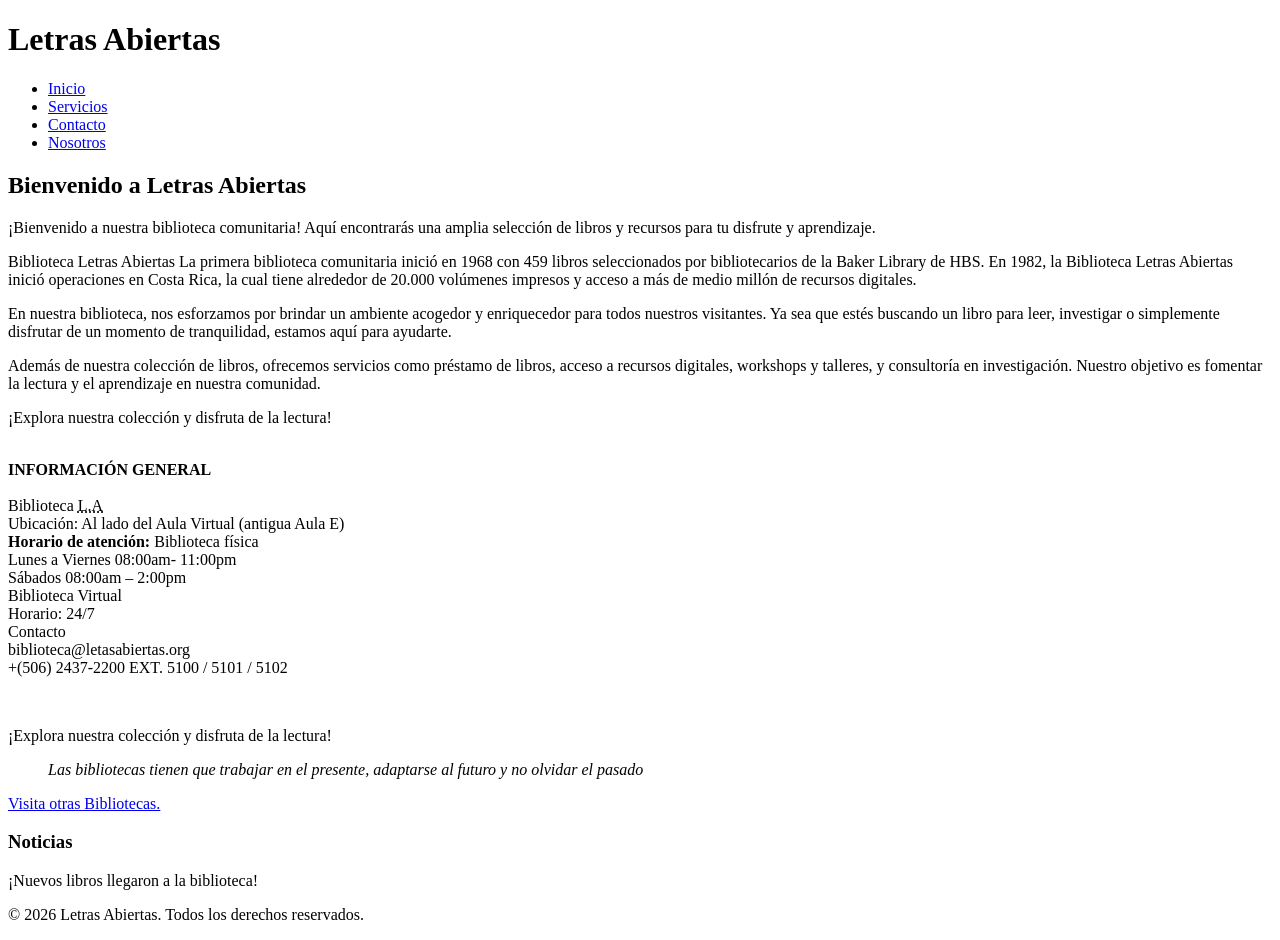
<file: ac1-html/index.html>
<!DOCTYPE html>
<html lang="es">
<head>
    <meta charset="UTF-8">
    <meta name="viewport" content="width=device-width, initial-scale=1.0">
    <meta http-equiv="X-UA-Compatible" content="ie=edge">
    <meta name="description" content="Letras Abiertas(biblioteca comunitaria) ">
    <meta name="keywords" content="biblioteca, libros, lectura, comunidad">
    <meta name="author" content="Greivin Montero Contretras">
    <title>Inicio|Letras Abiertas(biblioteca comunitaria).</title>
    <link rel="icon" href="recursos/favicon.png" type="image/png">
</head>
<body>

<!-- Encabezado del sitio web -->
    <header id="header">
        <h1>Letras Abiertas</h1>
        <nav>
            <ul>
                <li><a href="index.html">Inicio</a></li>
                <li><a href="servicios.html">Servicios</a></li>
                <li><a href="contacto.html">Contacto</a></li>
                <li><a href="nosotros.html">Nosotros</a></li>
            </ul>
        </nav>
    </header>

<!-- Contenido principal del sitio web -->
    <main>
        <section>
            <h2>Bienvenido a Letras Abiertas</h2>
            <p>¡Bienvenido a nuestra biblioteca comunitaria! Aquí encontrarás una amplia selección de libros y recursos para tu disfrute y aprendizaje.</p>
                <p>Biblioteca Letras Abiertas
                La primera biblioteca comunitaria inició en 1968 con 459 libros seleccionados por bibliotecarios de la Baker Library de HBS. En 1982, la Biblioteca Letras Abiertas inició operaciones en Costa Rica, la cual tiene alrededor de 20.000 volúmenes impresos y acceso a más de medio millón de recursos digitales.
                <p>En nuestra biblioteca, nos esforzamos por brindar un ambiente acogedor y enriquecedor para todos nuestros visitantes. Ya sea que estés buscando un libro para leer, investigar o simplemente disfrutar de un momento de tranquilidad, estamos aquí para ayudarte.</p>
                <p>Además de nuestra colección de libros, ofrecemos servicios como préstamo de libros, acceso a recursos digitales, workshops y talleres, y consultoría en investigación. Nuestro objetivo es fomentar la lectura y el aprendizaje en nuestra comunidad.</p>
                <p>¡Explora nuestra colección y disfruta de la lectura!</p>
                <br>
                <strong>INFORMACIÓN GENERAL</strong>
                <br><br>
                Biblioteca <abbr title="Letras Abiertas">L.A</abbr>
                <br>
                Ubicación: Al lado del Aula Virtual (antigua Aula E)
                <br>
                <strong>Horario de atención:</strong>
                Biblioteca física<br>
                Lunes a Viernes 08:00am- 11:00pm<br>
                Sábados 08:00am – 2:00pm<br>
                Biblioteca Virtual<br>
                Horario: 24/7<br>
                Contacto<br>
                biblioteca@letasabiertas.org<br>
                +(506) 2437-2200 EXT. 5100 / 5101 / 5102</p><br>
                <p>¡Explora nuestra colección y disfruta de la lectura!</p>
                <blockquote cite="https://www.comunidadbaratz.com/blog/10-citas-literarias-que-el-mundo-de-las-bibliotecas-debe-tener-en-cuenta/">
                    <em>Las bibliotecas tienen que trabajar en el presente, adaptarse al futuro y no olvidar el pasado</em>
                </blockquote>
                <a href="https://incae.edu/impacto-y-sostenibilidad/bibliotecas/" target="_blank" rel="noopener noreferrer">Visita otras Bibliotecas.</a>
        </section>
    </main>

<!-- Sección de noticias -->
    <aside id="noticias">
        <h3>Noticias</h3>
        <p>¡Nuevos libros llegaron a la biblioteca!</p>
    </aside>

    <footer id="footer">
        <p>&copy; 2026 Letras Abiertas. Todos los derechos reservados.</p>
    </footer>

</body>
</html>
</file>
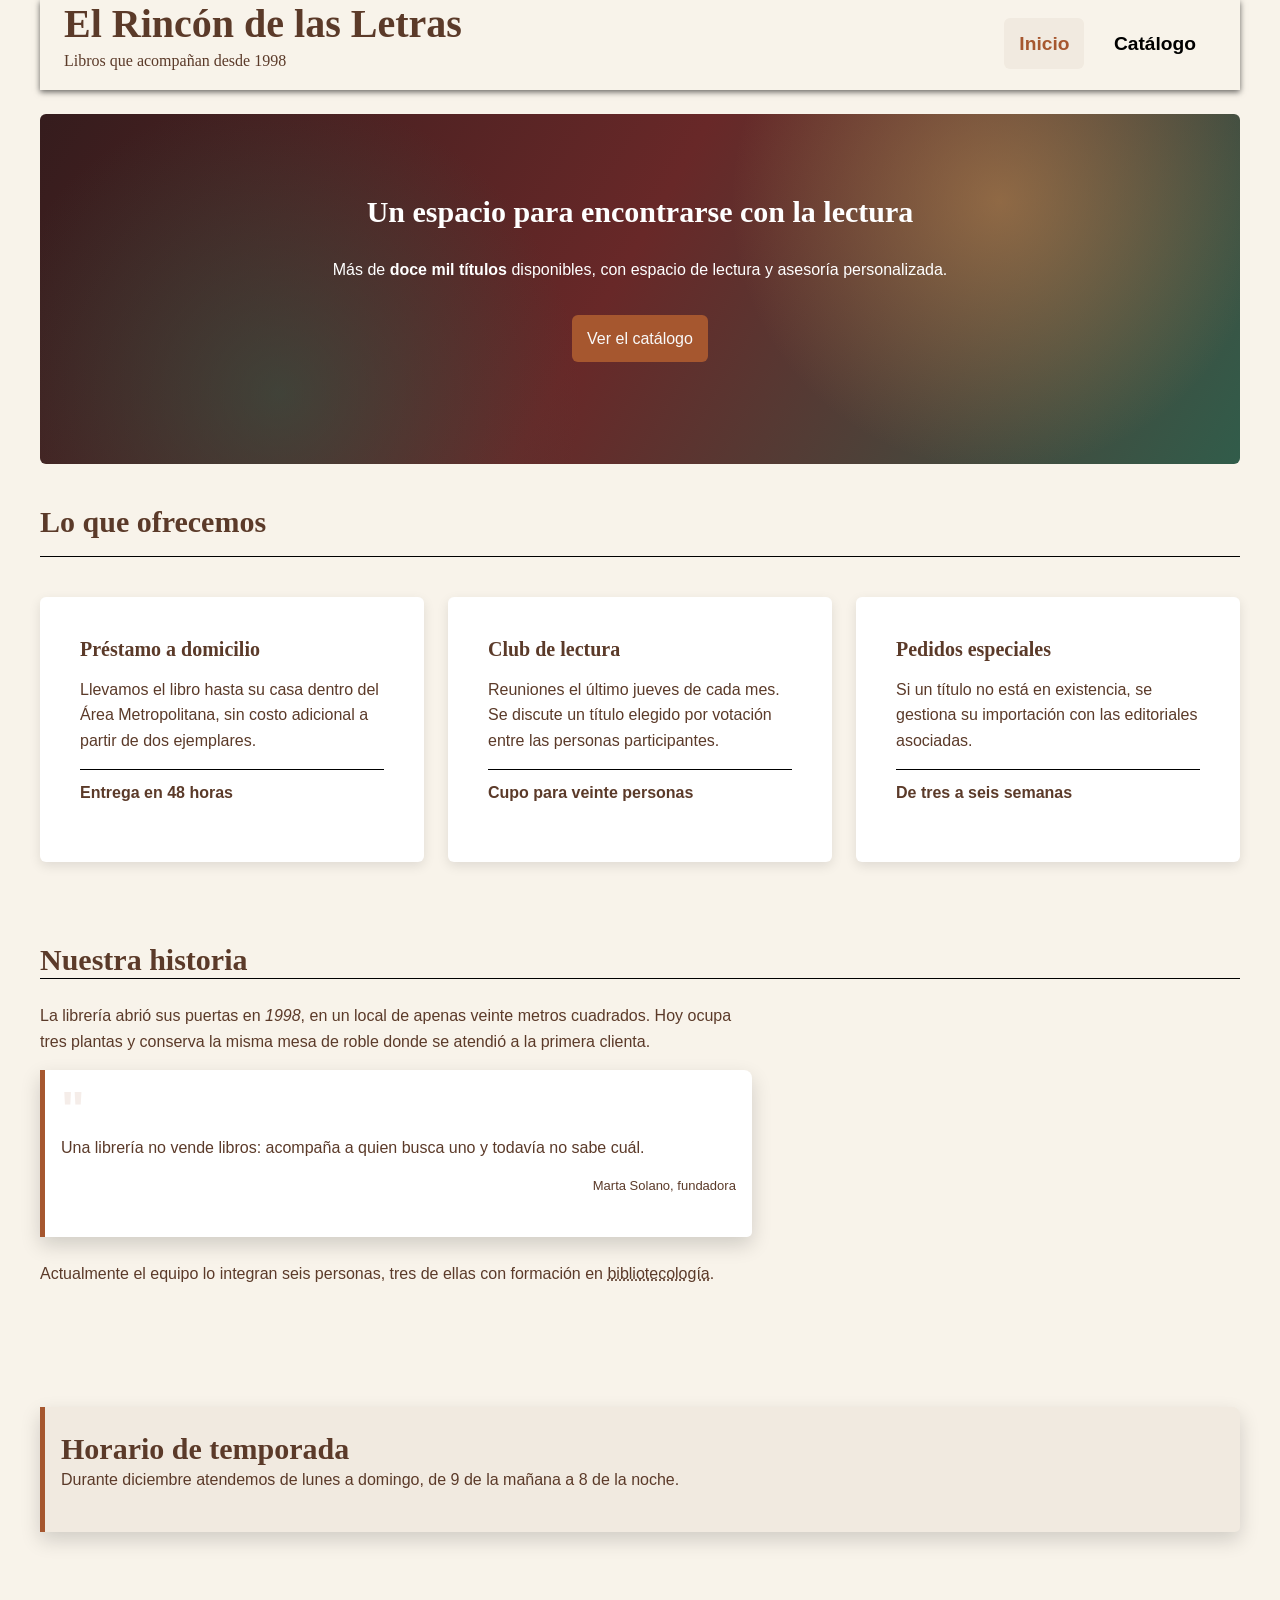
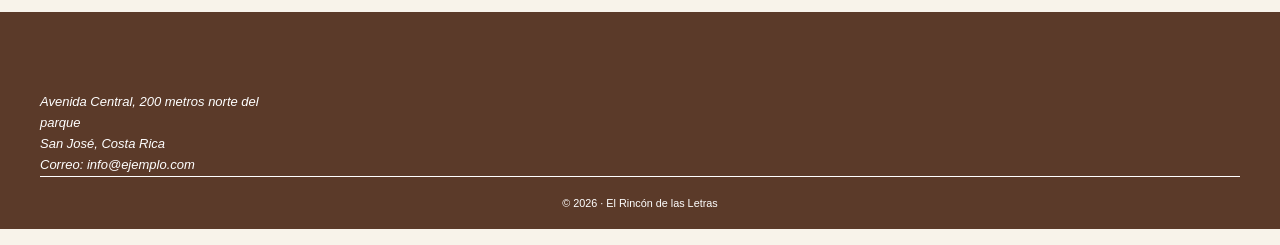
<file: ac2-css/index.html>
<!DOCTYPE html>
<html lang="es">

<head>
  <meta charset="UTF-8">
  <meta name="viewport" content="width=device-width, initial-scale=1.0">
  <meta name="author" content="Escriba aquí su nombre completo">
  <meta name="description" content="Librería El Rincón de las Letras: catálogo, servicios y contacto.">
  <meta name="keywords" content="librería, libros, lectura, catálogo, Costa Rica">

  <title>Inicio | El Rincón de las Letras</title>

  <link rel="icon" href="recursos/favicon.png" type="image/png">
  <link rel="stylesheet" href="css/estilos.css">

  <!--AQUÍ SE ENLAZA LA HOJA DE ESTILOS QUE USTED DEBE CREAR.
      El archivo debe llamarse  css/estilos.css -->

</head>

<body>

  <!--CABECERA-->
  <header id="cabecera">
    <div class="marca">
      <h1>El Rincón de las Letras</h1>
      <p class="lema">Libros que acompañan desde 1998</p>
    </div>

    <nav class="menu-principal">
      <ul>
        <li><a href="index.html" class="enlace-activo">Inicio</a></li>
        <li><a href="catalogo.html">Catálogo</a></li>
      </ul>
    </nav>
  </header>

  <!--CONTENIDO PRINCIPAL-->
  <main id="contenido">

    <!-- Zona de presentación -->
    <section id="portada" class="hero">
      <h2>Un espacio para encontrarse con la lectura</h2>
      <p class="hero-texto">
        Más de <strong>doce mil títulos</strong> disponibles, con espacio
        de lectura y asesoría personalizada.
      </p>
      <a href="catalogo.html" class="boton boton-principal">Ver el catálogo</a>
    </section>

    <!-- Tres bloques para maquetar en fila -->
    <section id="servicios">
      <h2>Lo que ofrecemos</h2>

      <div class="rejilla-servicios">

        <article class="tarjeta">
          <h3>Préstamo a domicilio</h3>
          <p>
            Llevamos el libro hasta su casa dentro del Área Metropolitana,
            sin costo adicional a partir de dos ejemplares.
          </p>
          <p class="tarjeta-pie">Entrega en 48 horas</p>
        </article>

        <article class="tarjeta">
          <h3>Club de lectura</h3>
          <p>
            Reuniones el último jueves de cada mes. Se discute un título
            elegido por votación entre las personas participantes.
          </p>
          <p class="tarjeta-pie">Cupo para veinte personas</p>
        </article>

        <article class="tarjeta">
          <h3>Pedidos especiales</h3>
          <p>
            Si un título no está en existencia, se gestiona su importación
            con las editoriales asociadas.
          </p>
          <p class="tarjeta-pie">De tres a seis semanas</p>
        </article>

      </div>
    </section>

    <!-- Contenido con cita -->
    <section id="historia">
      <h2>Nuestra historia</h2>

      <p>
        La librería abrió sus puertas en <em>1998</em>, en un local de
        apenas veinte metros cuadrados. Hoy ocupa tres plantas y conserva
        la misma mesa de roble donde se atendió a la primera clienta.
      </p>

      <blockquote class="cita">
        <p>
          Una librería no vende libros: acompaña a quien busca uno y
          todavía no sabe cuál.
        </p>
        <footer class="cita-autoria">Marta Solano, fundadora</footer>
      </blockquote>

      <p>
        Actualmente el equipo lo integran seis personas, tres de ellas
        con formación en <abbr title="Bibliotecología">bibliotecología</abbr>.
      </p>
    </section>

  </main>

  <!--CONTENIDO SECUNDARIO -->
  <aside id="aviso" class="panel-aviso">
    <h2>Horario de temporada</h2>
    <p>
      Durante diciembre atendemos de lunes a domingo, de 9 de la mañana
      a 8 de la noche.
    </p>
  </aside>

  <!-- PIE -->
  <footer id="pie">
    <div class="pie-contenido">
      <address class="datos-contacto">
        Avenida Central, 200 metros norte del parque<br>
        San José, Costa Rica<br>
        Correo: <a href="mailto:info@ejemplo.com">info@ejemplo.com</a>
      </address>

      <p class="creditos"><small>&copy; 2026 · El Rincón de las Letras</small></p>
    </div>
  </footer>

</body>

</html>
</file>
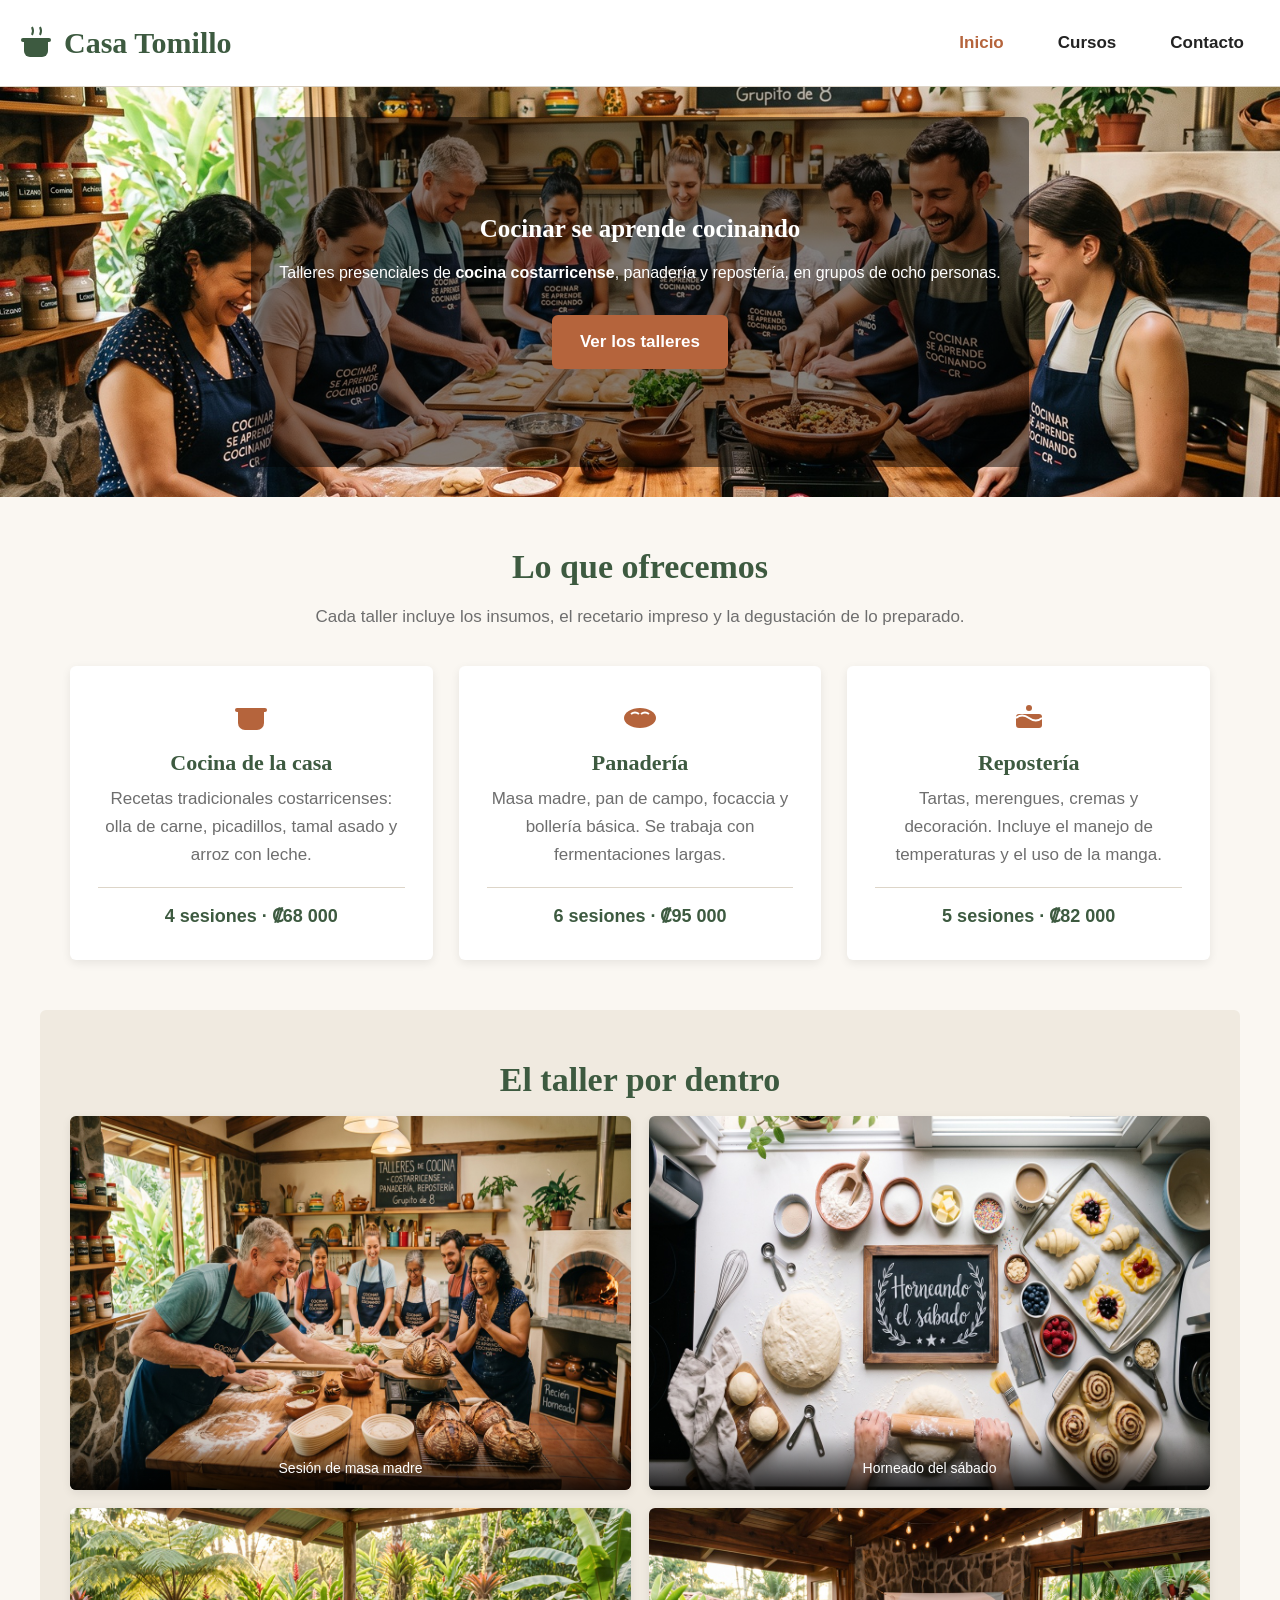
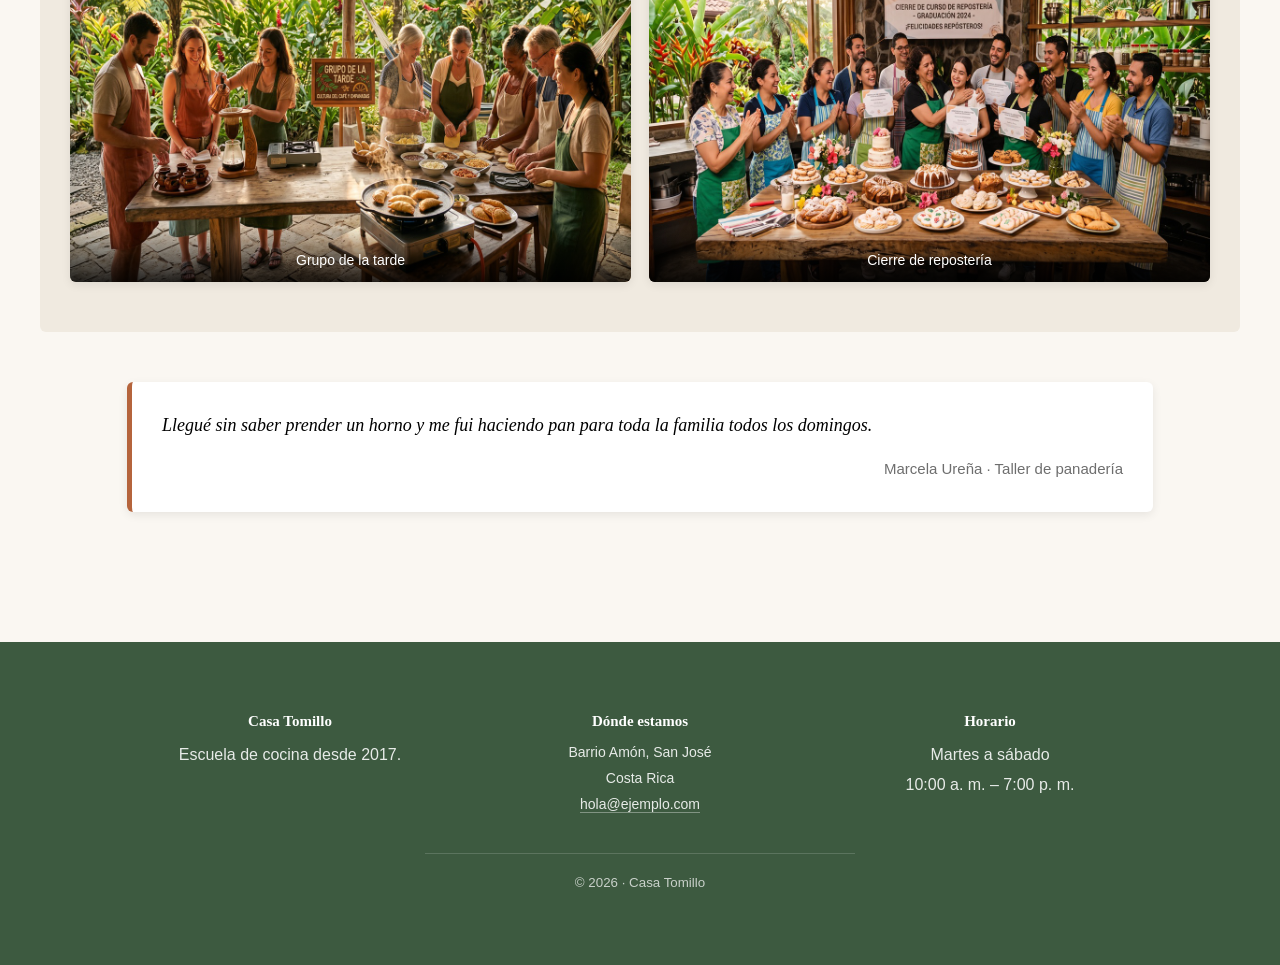
<file: ac3-responsive/index.html>
<!DOCTYPE html>
<html lang="es">

<head>
  <meta charset="UTF-8">
  <meta name="author" content="Escriba aquí su nombre completo">
  <meta name="description" content="Casa Tomillo: escuela de cocina con talleres presenciales en San José.">
  <meta name="keywords" content="cocina, talleres, escuela, gastronomía, Costa Rica">

  <title>Inicio | Casa Tomillo</title>

  <link rel="icon" href="recursos/favicon.png" type="image/png">
  <link rel="stylesheet" href="css/estilos.css">
  <meta name="viewport" content="width=device-width, initial-scale=1.0">
</head>

<body>

  <!-- ═══ CABECERA · igual en las tres páginas ═══ -->
  <header id="cabecera" class="cabecera">

    <a href="index.html" class="marca">
      <svg class="marca-icono" width="36" height="36" viewBox="0 0 36 36"
           xmlns="http://www.w3.org/2000/svg" role="img"
           aria-label="Logo de Casa Tomillo: una olla con vapor">
        <path d="M6 16 h24 v10 a6 6 0 0 1 -6 6 h-12 a6 6 0 0 1 -6 -6 z" fill="currentColor"/>
        <rect x="3" y="13" width="30" height="4" rx="2" fill="currentColor"/>
        <path d="M14 10 q2 -4 0 -8" stroke="currentColor" stroke-width="2" fill="none"/>
        <path d="M22 10 q2 -4 0 -8" stroke="currentColor" stroke-width="2" fill="none"/>
      </svg>
      <span class="marca-texto">Casa Tomillo</span>
    </a>

    <nav class="navegacion" aria-label="Navegación principal">
      <input type="checkbox" name="mm" id="mm" class="check">
      <label for="mm" class="check-label">
        <svg xmlns="http://www.w3.org/2000/svg" width="45" height="45" fill="currentColor" class="bi bi-list" viewBox="0 0 16 16">
        <path fill-rule="evenodd" d="M2.5 12a.5.5 0 0 1 .5-.5h10a.5.5 0 0 1 0 1H3a.5.5 0 0 1-.5-.5m0-4a.5.5 0 0 1 .5-.5h10a.5.5 0 0 1 0 1H3a.5.5 0 0 1-.5-.5m0-4a.5.5 0 0 1 .5-.5h10a.5.5 0 0 1 0 1H3a.5.5 0 0 1-.5-.5"/>
        </svg>
      </label>

      <ul class="menu">
        <li><a href="index.html" class="menu-enlace activo">Inicio</a></li>
        <li><a href="cursos.html" class="menu-enlace">Cursos</a></li>
        <li><a href="contacto.html" class="menu-enlace">Contacto</a></li>
      </ul>
    </nav>

  </header>

  <main id="contenido">

    <!-- ═══ PORTADA ═══ -->
    <section id="portada" class="portada">
      <div class="portada-caja">
        <h1 class="portada-titulo">Cocinar se aprende cocinando</h1>
        <p class="portada-bajada">
          Talleres presenciales de <strong>cocina costarricense</strong>,
          panadería y repostería, en grupos de ocho personas.
        </p>
        <a href="cursos.html" class="boton boton-principal">Ver los talleres</a>
      </div>
    </section>

    <!-- ═══ TRES PROPUESTAS · maquetadas con Flexbox ═══ -->
    <section id="propuestas" class="seccion">
      <h2 class="seccion-titulo">Lo que ofrecemos</h2>
      <p class="seccion-entrada">
        Cada taller incluye los insumos, el recetario impreso y la degustación
        de lo preparado.
      </p>

      <div class="fila-propuestas">

        <article class="tarjeta">
          <svg class="tarjeta-icono" width="42" height="42" viewBox="0 0 42 42"
               xmlns="http://www.w3.org/2000/svg" role="img" aria-label="Icono de olla">
            <path d="M8 18 h26 v11 a7 7 0 0 1 -7 7 h-12 a7 7 0 0 1 -7 -7 z" fill="currentColor"/>
            <rect x="5" y="14" width="32" height="4" rx="2" fill="currentColor"/>
          </svg>
          <h3 class="tarjeta-titulo">Cocina de la casa</h3>
          <p class="tarjeta-texto">
            Recetas tradicionales costarricenses: olla de carne, picadillos,
            tamal asado y arroz con leche.
          </p>
          <p class="tarjeta-dato">4 sesiones · ₡68 000</p>
        </article>

        <article class="tarjeta">
          <svg class="tarjeta-icono" width="42" height="42" viewBox="0 0 42 42"
               xmlns="http://www.w3.org/2000/svg" role="img" aria-label="Icono de pan">
            <ellipse cx="21" cy="24" rx="16" ry="10" fill="currentColor"/>
            <path d="M12 20 q4 -3 8 0 M22 20 q4 -3 8 0" stroke="#FFFFFF"
                  stroke-width="2" fill="none"/>
          </svg>
          <h3 class="tarjeta-titulo">Panadería</h3>
          <p class="tarjeta-texto">
            Masa madre, pan de campo, focaccia y bollería básica. Se trabaja
            con fermentaciones largas.
          </p>
          <p class="tarjeta-dato">6 sesiones · ₡95 000</p>
        </article>

        <article class="tarjeta">
          <svg class="tarjeta-icono" width="42" height="42" viewBox="0 0 42 42"
               xmlns="http://www.w3.org/2000/svg" role="img" aria-label="Icono de pastel">
            <rect x="8" y="20" width="26" height="14" rx="3" fill="currentColor"/>
            <path d="M8 24 q6 -5 13 0 q7 5 13 0" stroke="#FFFFFF" stroke-width="2" fill="none"/>
            <circle cx="21" cy="14" r="3" fill="currentColor"/>
          </svg>
          <h3 class="tarjeta-titulo">Repostería</h3>
          <p class="tarjeta-texto">
            Tartas, merengues, cremas y decoración. Incluye el manejo de
            temperaturas y el uso de la manga.
          </p>
          <p class="tarjeta-dato">5 sesiones · ₡82 000</p>
        </article>

      </div>
    </section>

    <!-- ═══ GALERÍA · maquetada con Grid ═══ -->
    <section id="galeria" class="seccion seccion-alterna">
      <h2 class="seccion-titulo">El taller por dentro</h2>

      <div class="rejilla-galeria">

        <figure class="pieza">
          <picture>
            <source media="(min-width: 430px)" srcset="recursos/taller-1.jpg">
            <source media="(min-width: 760px)" srcset="recursos/taller-1.jpg">
            <img src="recursos/taller-1.jpg" alt="Manos amasando pan sobre una mesa de madera"
               width="1200" height="800" loading="lazy">
          </picture>
          <figcaption class="pieza-pie">Sesión de masa madre</figcaption>
        </figure>

        <figure class="pieza">
          <picture>
            <source media="(min-width: 430px)" srcset="recursos/taller-2.jpg">
            <source media="(min-width: 760px)" srcset="recursos/taller-2.jpg">
            <img src="recursos/taller-2.jpg" alt="Manos amasando pan sobre una mesa de madera"
               width="1200" height="800" loading="lazy">
          </picture>
          <figcaption class="pieza-pie">Horneado del sábado</figcaption>
        </figure>

        <figure class="pieza">
          <picture>
            <source media="(min-width: 430px)" srcset="recursos/taller-3.jpg">
            <source media="(min-width: 760px)" srcset="recursos/taller-3.jpg">
            <img src="recursos/taller-3.jpg" alt="Manos amasando pan sobre una mesa de madera"
               width="1200" height="800" loading="lazy">
          </picture>
          <figcaption class="pieza-pie">Grupo de la tarde</figcaption>
        </figure>

        <figure class="pieza">
          <picture>
            <source media="(min-width: 430px)" srcset="recursos/taller-4.jpg">
            <source media="(min-width: 760px)" srcset="recursos/taller-4.jpg">
            <img src="recursos/taller-4.jpg" alt="Manos amasando pan sobre una mesa de madera"
               width="1200" height="800" loading="lazy">
          </picture>
          <figcaption class="pieza-pie">Cierre de repostería</figcaption>
        </figure>

      </div>
    </section>

    <!-- ═══ TESTIMONIO ═══ -->
    <section id="testimonio" class="seccion">
      <blockquote class="cita">
        <p class="cita-texto">
          Llegué sin saber prender un horno y me fui haciendo pan para toda
          la familia todos los domingos.
        </p>
        <footer class="cita-autoria">Marcela Ureña · Taller de panadería</footer>
      </blockquote>
    </section>

  </main>

  <!-- ═══ PIE · igual en las tres páginas ═══ -->
  <footer id="pie" class="pie">
    <div class="pie-columnas">

      <div class="pie-bloque">
        <h2 class="pie-titulo">Casa Tomillo</h2>
        <p class="pie-texto">Escuela de cocina desde 2017.</p>
      </div>

      <div class="pie-bloque">
        <h2 class="pie-titulo">Dónde estamos</h2>
        <address class="pie-datos">
          Barrio Amón, San José<br>
          Costa Rica<br>
          <a href="mailto:hola@ejemplo.com" class="pie-enlace">hola@ejemplo.com</a>
        </address>
      </div>

      <div class="pie-bloque">
        <h2 class="pie-titulo">Horario</h2>
        <p class="pie-texto">
          Martes a sábado<br>
          10:00 a. m. – 7:00 p. m.
        </p>
      </div>

    </div>

    <p class="pie-creditos"><small>&copy; 2026 · Casa Tomillo</small></p>
  </footer>

</body>

</html>
</file>
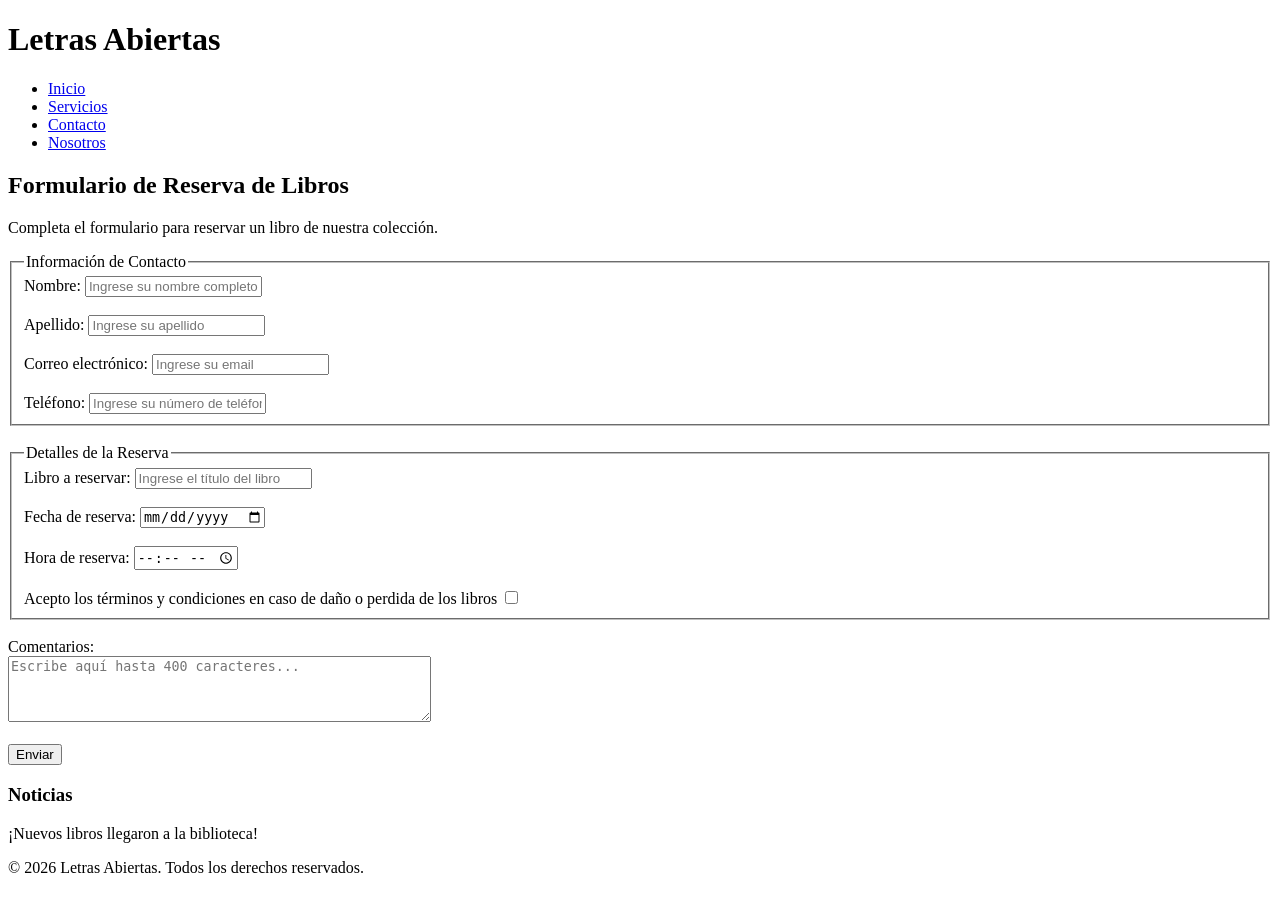
<file: ac1-html/contacto.html>
<!DOCTYPE html>
<html lang="es">
<head>
    <meta charset="UTF-8">
    <meta name="viewport" content="width=device-width, initial-scale=1.0">
    <meta http-equiv="X-UA-Compatible" content="ie=edge">
    <meta name="description" content="Letras Abiertas(biblioteca comunitaria) ">
    <meta name="keywords" content="biblioteca, libros, lectura, comunidad">
    <meta name="author" content="Greivin Montero Contretras">
    <title>Contacto|Letras Abiertas(biblioteca comunitaria).</title>
    <link rel="icon" href="recursos/favicon.png" type="image/png">
</head>
<body>

<!-- Encabezado del sitio web -->
    <header id="header">
        <h1>Letras Abiertas</h1>
        <nav>
            <ul>
                <li><a href="index.html">Inicio</a></li>
                <li><a href="servicios.html">Servicios</a></li>
                <li><a href="contacto.html">Contacto</a></li>
                <li><a href="nosotros.html">Nosotros</a></li>
            </ul>
        </nav>
    </header>

<!-- Contenido del formulario de contacto del sitio web -->
    <main>
        <section id="contacto">
            <h2>Formulario de Reserva de Libros</h2>
            <p>Completa el formulario para reservar un libro de nuestra colección.</p>

            <form action="#" method="POST">

                <fieldset>
                    <legend>Información de Contacto</legend>
                    <label for="nombre">Nombre:</label>
                    <input type="text" id="nombre" name="nombre" required placeholder="Ingrese su nombre completo" minlength="3" maxlength="50">

                    <br><br>

                    <label for="apellido">Apellido:</label>
                    <input type="text" id="apellido" name="apellido" required placeholder="Ingrese su apellido" minlength="2" maxlength="50">

                    <br><br>

                    <label for="correo">Correo electrónico:</label>
                    <input type="email" id="correo" name="correo" required placeholder="Ingrese su email">

                    <br><br>

                    <label for="telefono">Teléfono:</label>
                    <input type="tel" id="telefono" name="telefono" pattern="[0-9]{8}" title="Debe ingresar exactamente 8 dígitos, sin espacios ni guiones." required placeholder="Ingrese su número de teléfono">

                </fieldset>

                <br>

                <fieldset>
                    <legend>Detalles de la Reserva</legend>

                    <label for="libro">Libro a reservar:</label>
                    <input type="text" id="libro" name="libro" required placeholder="Ingrese el título del libro" minlength="1" maxlength="100">

                    <br><br>

                    <label for="fecha">Fecha de reserva:</label>
                    <input type="date" id="fecha" name="fecha" required>

                    <br><br>

                    <label for="hora">Hora de reserva:</label>
                    <input type="time" id="hora" name="hora" required>

                    <br><br>

                    <label for="terminos">Acepto los términos y condiciones en caso de daño o perdida de los libros</label>
                    <input type="checkbox" id="terminos" name="terminos" required>
                </fieldset>

                <br>

                <label for="comentarios">Comentarios:</label><br>
                <textarea id="comentarios" name="comentarios" rows="4" cols="50" maxlength="400" placeholder="Escribe aquí hasta 400 caracteres..."></textarea>

                <br><br>

                <button type="submit">Enviar</button>
            </form>
        </section>
    </main>

<!-- Sección de noticias -->
    <aside id="noticias">
        <h3>Noticias</h3>
        <p>¡Nuevos libros llegaron a la biblioteca!</p>
    </aside>

    <footer id="footer">
        <p>&copy; 2026 Letras Abiertas. Todos los derechos reservados.</p>
    </footer>

</body>
</html>
</file>
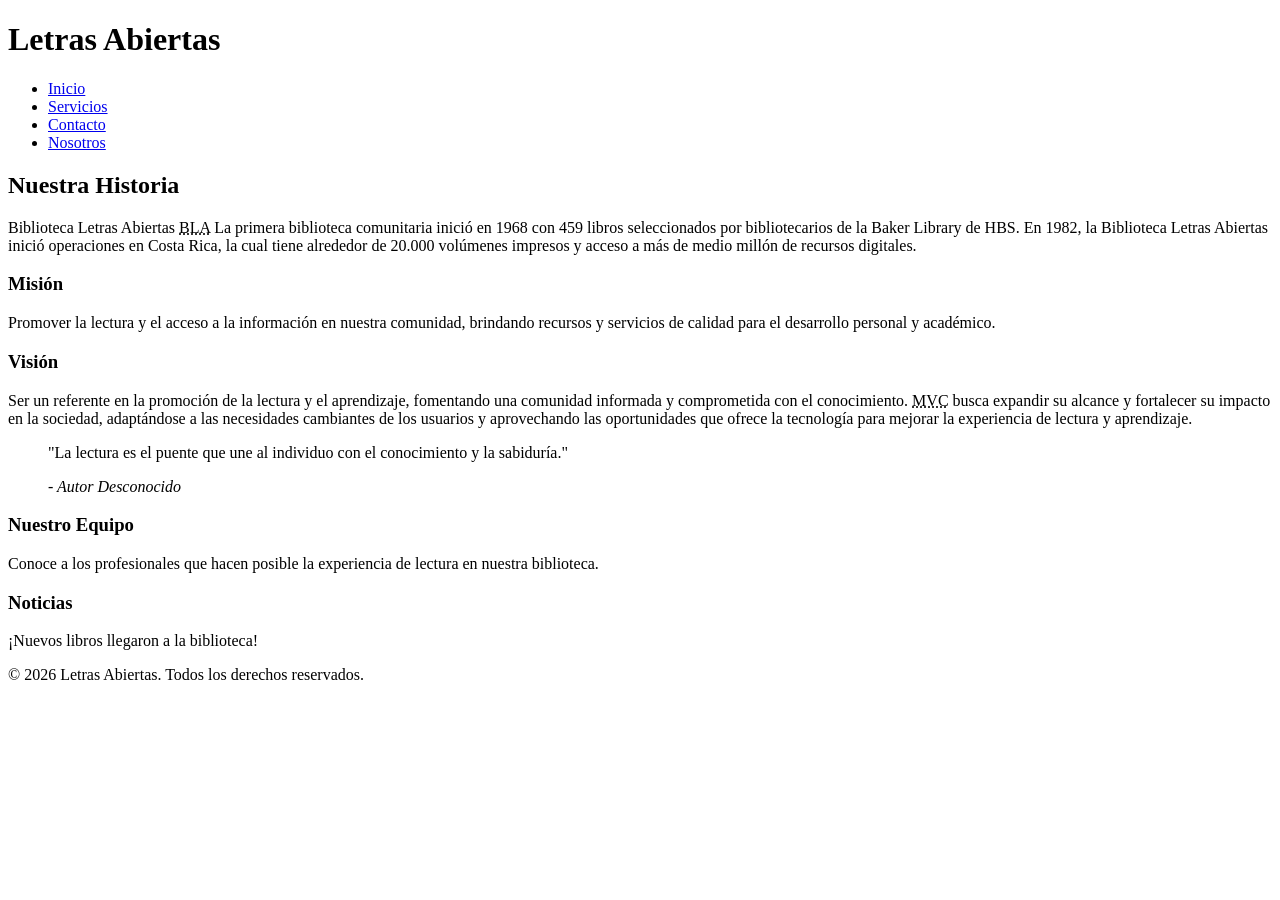
<file: ac1-html/nosotros.html>
<!DOCTYPE html>
<html lang="es">
<head>
    <meta charset="UTF-8">
    <meta name="viewport" content="width=device-width, initial-scale=1.0">
    <meta http-equiv="X-UA-Compatible" content="ie=edge">
    <meta name="description" content="Letras Abiertas(biblioteca comunitaria) ">
    <meta name="keywords" content="biblioteca, libros, lectura, comunidad">
    <meta name="author" content="Greivin Montero Contretras">
    <title>Nosotros|Letras Abiertas(biblioteca comunitaria).</title>
    <link rel="icon" href="recursos/favicon.png" type="image/png">
</head>
<body>

<!-- Encabezado del sitio web -->
    <header id="header">
        <h1>Letras Abiertas</h1>
        <nav>
            <ul>
                <li><a href="index.html">Inicio</a></li>
                <li><a href="servicios.html">Servicios</a></li>
                <li><a href="contacto.html">Contacto</a></li>
                <li><a href="nosotros.html">Nosotros</a></li>
            </ul>
        </nav>
    </header>

<!-- Contenido principal del sitio web -->
    <main>
        <article id="nosotros">
            <h2>Nuestra Historia</h2>
            <p>Biblioteca Letras Abiertas <abbr title="Biblioteca Letras Abiertas">BLA</abbr>
            La primera biblioteca comunitaria inició en 1968 con 459 libros seleccionados por bibliotecarios de la Baker Library de HBS. En 1982, la Biblioteca Letras Abiertas inició operaciones en Costa Rica, la cual tiene alrededor de 20.000 volúmenes impresos y acceso a más de medio millón de recursos digitales.</p>

            <section id="mision">
                <h3>Misión</h3>
                <p>Promover la lectura y el acceso a la información en nuestra comunidad, brindando recursos y servicios de calidad para el desarrollo personal y académico.</p>
            </section>

            <section id="vision">
                <h3>Visión</h3>
                <p>Ser un referente en la promoción de la lectura y el aprendizaje, fomentando una comunidad informada y comprometida con el conocimiento. <abbr title="Misión Visión y Cumplimiento">MVC</abbr> busca expandir su alcance y fortalecer su impacto en la sociedad, adaptándose a las necesidades cambiantes de los usuarios y aprovechando las oportunidades que ofrece la tecnología para mejorar la experiencia de lectura y aprendizaje.</p>
            </section>

            <blockquote>
                <p>"La lectura es el puente que une al individuo con el conocimiento y la sabiduría."</p>
                <cite>- Autor Desconocido</cite>
            </blockquote>
        </article>

        <aside>
            <h3>Nuestro Equipo</h3>
            <p>Conoce a los profesionales que hacen posible la experiencia de lectura en nuestra biblioteca.</p>
        </aside>
    </main>

<!-- Sección de noticias -->
    <aside id="noticias">
        <h3>Noticias</h3>
        <p>¡Nuevos libros llegaron a la biblioteca!</p>
    </aside>

    <footer id="footer">
        <p>&copy; 2026 Letras Abiertas. Todos los derechos reservados.</p>
    </footer>

</body>
</html>
</file>
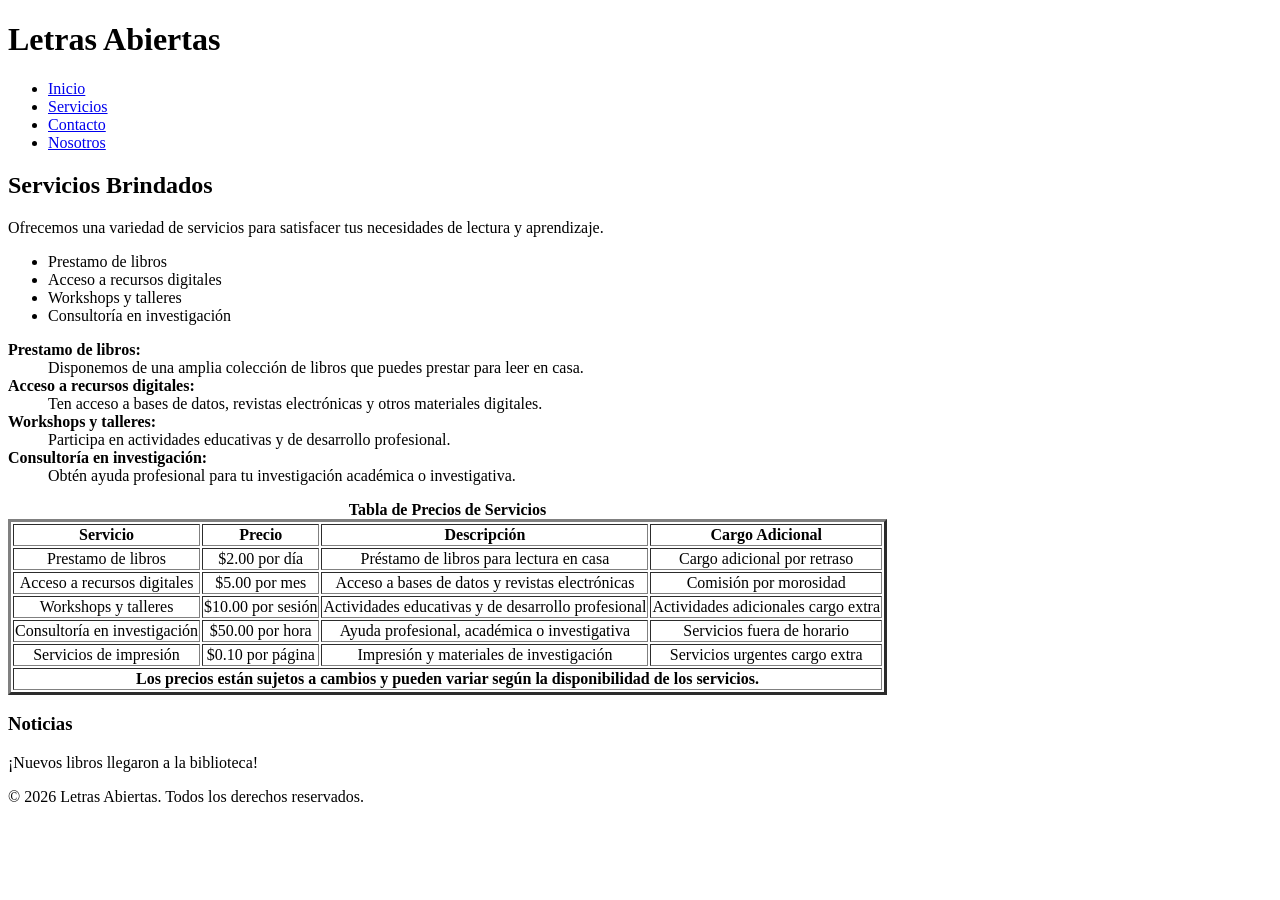
<file: ac1-html/servicios.html>
<!DOCTYPE html>
<html lang="es">
<head>
    <meta charset="UTF-8">
    <meta name="viewport" content="width=device-width, initial-scale=1.0">
    <meta http-equiv="X-UA-Compatible" content="ie=edge">
    <meta name="description" content="Letras Abiertas(biblioteca comunitaria) ">
    <meta name="keywords" content="biblioteca, libros, lectura, comunidad">
    <meta name="author" content="Greivin Montero Contretras">
    <title>Servicios|Letras Abiertas(biblioteca comunitaria).</title>
    <link rel="icon" href="recursos/favicon.png" type="image/png">
</head>
<body>

<!-- Encabezado del sitio web -->
    <header id="header">
        <h1>Letras Abiertas</h1>
        <nav>
            <ul>
                <li><a href="index.html">Inicio</a></li>
                <li><a href="servicios.html">Servicios</a></li>
                <li><a href="contacto.html">Contacto</a></li>
                <li><a href="nosotros.html">Nosotros</a></li>
            </ul>
        </nav>
    </header>

<!-- Contenido principal del sitio web -->
    <main id="main">
        <section id="servicios">
            <h2>Servicios Brindados</h2>
            <p>Ofrecemos una variedad de servicios para satisfacer tus necesidades de lectura y aprendizaje.</p>
            <ul>
                <li>Prestamo de libros</li>
                <li>Acceso a recursos digitales</li>
                <li>Workshops y talleres</li>
                <li>Consultoría en investigación</li>
            </ul>

            <dl>
                <dt><strong>Prestamo de libros:</strong></dt>
                <dd>Disponemos de una amplia colección de libros que puedes prestar para leer en casa.</dd>
                <dt><strong>Acceso a recursos digitales:</strong></dt>
                <dd>Ten acceso a bases de datos, revistas electrónicas y otros materiales digitales.</dd>
                <dt><strong>Workshops y talleres:</strong></dt>
                <dd>Participa en actividades educativas y de desarrollo profesional.</dd>
                <dt><strong>Consultoría en investigación:</strong></dt>
                <dd>Obtén ayuda profesional para tu investigación académica o investigativa.</dd>
            </dl>

            <table border="3" title="Tabla de precios de servicios">
                <caption><strong>Tabla de Precios de Servicios</strong></caption>
                <thead>
                    <tr>
                        <th scope="col">Servicio</th>
                        <th scope="col">Precio</th>
                        <th scope="col">Descripción</th>
                        <th scope="col">Cargo Adicional</th>
                    </tr>
                </thead>
                <tbody>
                    <tr align="center">
                        <td>Prestamo de libros</td>
                        <td>$2.00 por día</td>
                        <td>Préstamo de libros para lectura en casa</td>
                        <td>Cargo adicional por retraso</td>
                    </tr>
                    <tr align="center">
                        <td>Acceso a recursos digitales</td>
                        <td>$5.00 por mes</td>
                        <td>Acceso a bases de datos y revistas electrónicas</td>
                        <td>Comisión por morosidad</td>
                    </tr>
                    <tr align="center">
                        <td>Workshops y talleres</td>
                        <td>$10.00 por sesión</td>
                        <td>Actividades educativas y de desarrollo profesional  </td>
                        <td>Actividades adicionales cargo extra</td>
                    </tr>
                    <tr align="center">
                        <td>Consultoría en investigación</td>
                        <td>$50.00 por hora</td>
                        <td>Ayuda profesional, académica o investigativa</td>
                        <td>Servicios fuera de horario</td>
                    </tr>
                    <tr align="center">
                        <td>Servicios de impresión</td>
                        <td>$0.10 por página</td>
                        <td>Impresión y materiales de investigación</td>
                        <td>Servicios urgentes cargo extra</td>
                    </tr>
                </tbody>
                <tfoot>
                    <tr align="center">
                        <td colspan="4"><strong>Los precios están sujetos a cambios y pueden variar según la disponibilidad de los servicios.</strong></td>
                    </tr>
                </tfoot>
            </table>
        </section>
    </main>

<!-- Sección de noticias -->
    <aside id="noticias">
        <h3>Noticias</h3>
        <p>¡Nuevos libros llegaron a la biblioteca!</p>
    </aside>

    <footer id="footer">
        <p>&copy; 2026 Letras Abiertas. Todos los derechos reservados.</p>
    </footer>

</body>
</html>
</file>
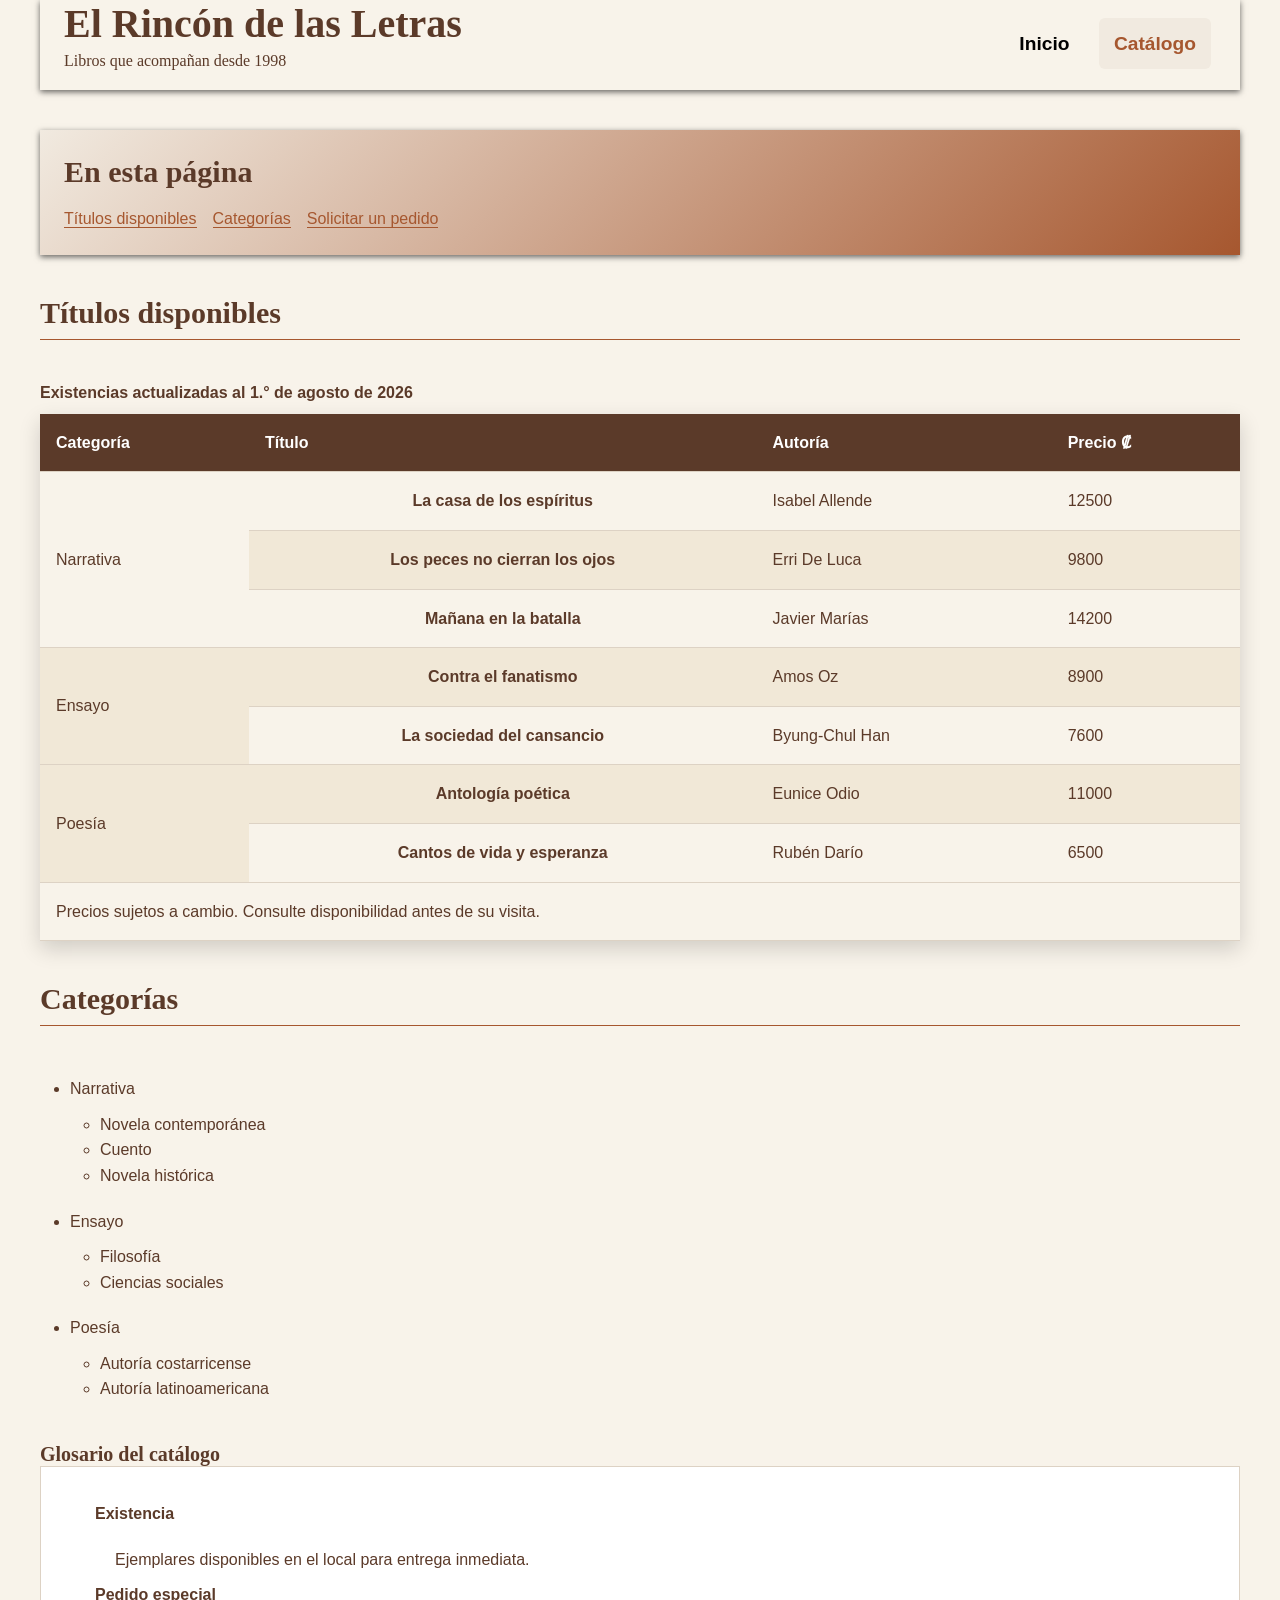
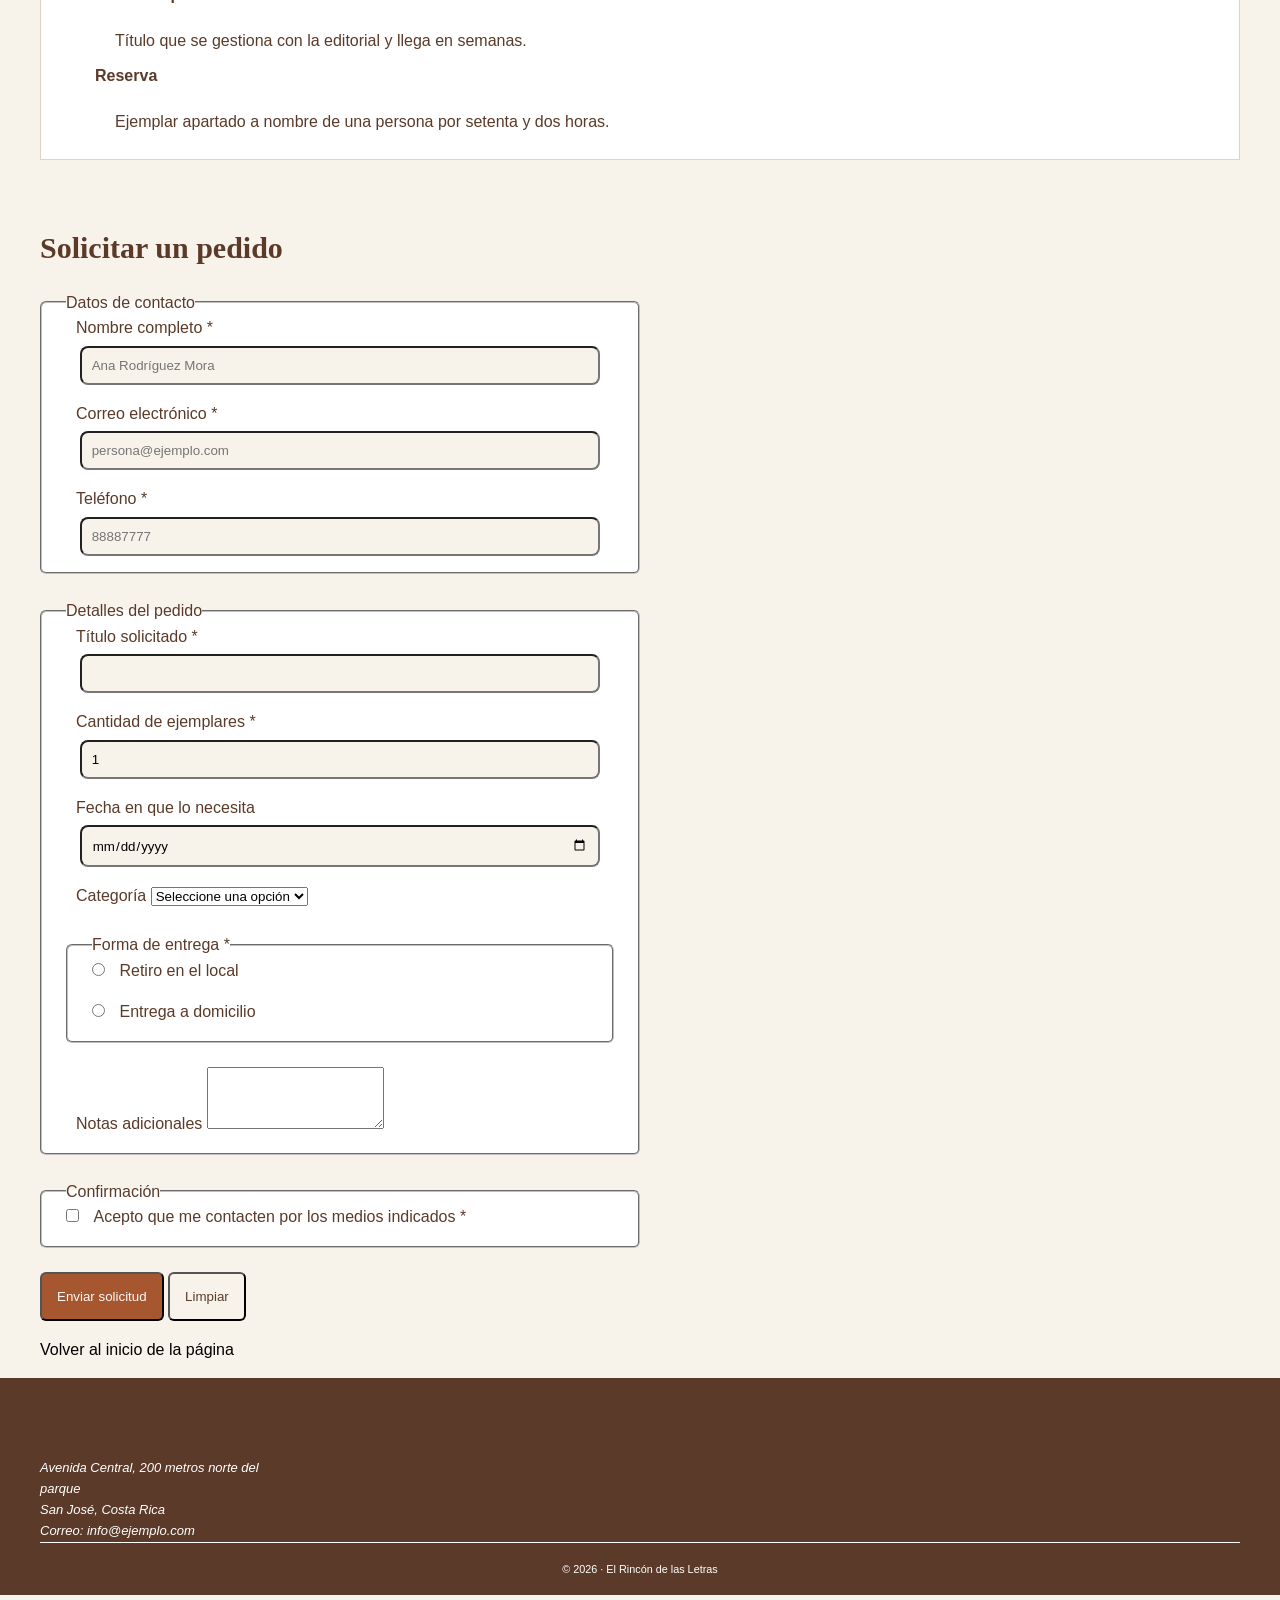
<file: ac2-css/catalogo.html>
<!DOCTYPE html>
<html lang="es">

<head>
  <meta charset="UTF-8">
  <meta name="viewport" content="width=device-width, initial-scale=1.0">
  <meta name="author" content="Escriba aquí su nombre completo">
  <meta name="description" content="Catálogo de títulos disponibles y formulario de pedido.">
  <meta name="keywords" content="catálogo, libros, pedido, librería">

  <title>Catálogo | El Rincón de las Letras</title>

  <link rel="icon" href="recursos/favicon.png" type="image/png">
  <link rel="stylesheet" href="css/estilos.css">

  <!--AQUÍ SE ENLAZA LA HOJA DE ESTILOS QUE USTED DEBE CREAR.
      El archivo debe llamarse  css/estilos.css -->

</head>

<body>

  <!--CABECERA · idéntica a la de index.html-->
  <header id="cabecera">
    <div class="marca">
      <h1>El Rincón de las Letras</h1>
      <p class="lema">Libros que acompañan desde 1998</p>
    </div>

    <nav class="menu-principal">
      <ul>
        <li><a href="index.html">Inicio</a></li>
        <li><a href="catalogo.html" class="enlace-activo">Catálogo</a></li>
      </ul>
    </nav>
  </header>

  <!--CONTENIDO PRINCIPAL-->
  <main id="contenido">

    <!-- Índice interno con anclas -->
    <nav class="indice">
      <h2>En esta página</h2>
      <ul>
        <li><a href="#existencias">Títulos disponibles</a></li>
        <li><a href="#categorias">Categorías</a></li>
        <li><a href="#pedido">Solicitar un pedido</a></li>
      </ul>
    </nav>

    <!-- LA TABLA -->
    <section id="existencias">
      <h2>Títulos disponibles</h2>

      <table class="tabla-catalogo">
        <caption>Existencias actualizadas al 1.° de agosto de 2026</caption>

        <thead>
          <tr>
            <th scope="col">Categoría</th>
            <th scope="col">Título</th>
            <th scope="col">Autoría</th>
            <th scope="col">Precio ₡</th>
          </tr>
        </thead>

        <tbody>
          <tr>
            <td rowspan="3">Narrativa</td>
            <th scope="row">La casa de los espíritus</th>
            <td>Isabel Allende</td>
            <td>12500</td>
          </tr>
          <tr>
            <th scope="row">Los peces no cierran los ojos</th>
            <td>Erri De Luca</td>
            <td>9800</td>
          </tr>
          <tr>
            <th scope="row">Mañana en la batalla</th>
            <td>Javier Marías</td>
            <td>14200</td>
          </tr>

          <tr>
            <td rowspan="2">Ensayo</td>
            <th scope="row">Contra el fanatismo</th>
            <td>Amos Oz</td>
            <td>8900</td>
          </tr>
          <tr>
            <th scope="row">La sociedad del cansancio</th>
            <td>Byung-Chul Han</td>
            <td>7600</td>
          </tr>

          <tr>
            <td rowspan="2">Poesía</td>
            <th scope="row">Antología poética</th>
            <td>Eunice Odio</td>
            <td>11000</td>
          </tr>
          <tr>
            <th scope="row">Cantos de vida y esperanza</th>
            <td>Rubén Darío</td>
            <td>6500</td>
          </tr>
        </tbody>

        <tfoot>
          <tr>
            <td colspan="4">
              Precios sujetos a cambio. Consulte disponibilidad antes de su visita.
            </td>
          </tr>
        </tfoot>
      </table>
    </section>

    <!-- LISTAS -->
    <section id="categorias">
      <h2>Categorías</h2>

      <ul class="lista-categorias">
        <li>Narrativa
          <ul>
            <li>Novela contemporánea</li>
            <li>Cuento</li>
            <li>Novela histórica</li>
          </ul>
        </li>
        <li>Ensayo
          <ul>
            <li>Filosofía</li>
            <li>Ciencias sociales</li>
          </ul>
        </li>
        <li>Poesía
          <ul>
            <li>Autoría costarricense</li>
            <li>Autoría latinoamericana</li>
          </ul>
        </li>
      </ul>

      <h3>Glosario del catálogo</h3>
      <dl class="glosario">
        <dt>Existencia</dt>
        <dd>Ejemplares disponibles en el local para entrega inmediata.</dd>

        <dt>Pedido especial</dt>
        <dd>Título que se gestiona con la editorial y llega en semanas.</dd>

        <dt>Reserva</dt>
        <dd>Ejemplar apartado a nombre de una persona por setenta y dos horas.</dd>
      </dl>
    </section>

    <!-- EL FORMULARIO -->
    <section id="pedido">
      <h2>Solicitar un pedido</h2>

      <form action="#" method="post" class="formulario-pedido">

        <fieldset class="grupo-campos">
          <legend>Datos de contacto</legend>

          <p class="campo">
            <label for="nombre">Nombre completo *</label>
            <input type="text" id="nombre" name="nombre"
                  required minlength="3" maxlength="60"
                  placeholder="Ana Rodríguez Mora">
          </p>

          <p class="campo">
            <label for="correo">Correo electrónico *</label>
            <input type="email" id="correo" name="correo" required
                  placeholder="persona@ejemplo.com">
          </p>

          <p class="campo">
            <label for="telefono">Teléfono *</label>
            <input type="tel" id="telefono" name="telefono"
                  required pattern="[0-9]{8}"
                  title="Ocho dígitos, sin espacios ni guiones"
                  placeholder="88887777">
          </p>
        </fieldset>

        <fieldset class="grupo-campos">
          <legend>Detalles del pedido</legend>

          <p class="campo">
            <label for="titulo">Título solicitado *</label>
            <input type="text" id="titulo" name="titulo" required>
          </p>

          <p class="campo">
            <label for="cantidad">Cantidad de ejemplares *</label>
            <input type="number" id="cantidad" name="cantidad"
                  required min="1" max="10" step="1" value="1">
          </p>

          <p class="campo">
            <label for="fecha">Fecha en que lo necesita</label>
            <input type="date" id="fecha" name="fecha">
          </p>

          <p class="campo">
            <label for="categoria">Categoría</label>
            <select id="categoria" name="categoria">
              <option value="">Seleccione una opción</option>
              <option value="narrativa">Narrativa</option>
              <option value="ensayo">Ensayo</option>
              <option value="poesia">Poesía</option>
              <option value="otra">Otra</option>
            </select>
          </p>

          <fieldset class="grupo-opciones">
            <legend>Forma de entrega *</legend>
            <p class="opcion">
              <input type="radio" id="local" name="entrega" value="local" required>
              <label for="local">Retiro en el local</label>
            </p>
            <p class="opcion">
              <input type="radio" id="domicilio" name="entrega" value="domicilio">
              <label for="domicilio">Entrega a domicilio</label>
            </p>
          </fieldset>

          <p class="campo">
            <label for="notas">Notas adicionales</label>
            <textarea id="notas" name="notas" rows="4" maxlength="300"></textarea>
          </p>
        </fieldset>

        <fieldset class="grupo-campos">
          <legend>Confirmación</legend>
          <p class="opcion">
            <input type="checkbox" id="acepto" name="acepto" required>
            <label for="acepto">Acepto que me contacten por los medios indicados *</label>
          </p>
        </fieldset>

        <p class="grupo-botones">
          <button type="submit" class="boton boton-principal">Enviar solicitud</button>
          <button type="reset" class="boton boton-secundario">Limpiar</button>
        </p>

      </form>
    </section>

    <p class="volver"><a href="#cabecera">Volver al inicio de la página</a></p>

  </main>

  <!-- PIE · idéntico al de index.html -->
  <footer id="pie">
    <div class="pie-contenido">
      <address class="datos-contacto">
        Avenida Central, 200 metros norte del parque<br>
        San José, Costa Rica<br>
        Correo: <a href="mailto:info@ejemplo.com">info@ejemplo.com</a>
      </address>

      <p class="creditos"><small>&copy; 2026 · El Rincón de las Letras</small></p>
    </div>
  </footer>

</body>

</html>
</file>
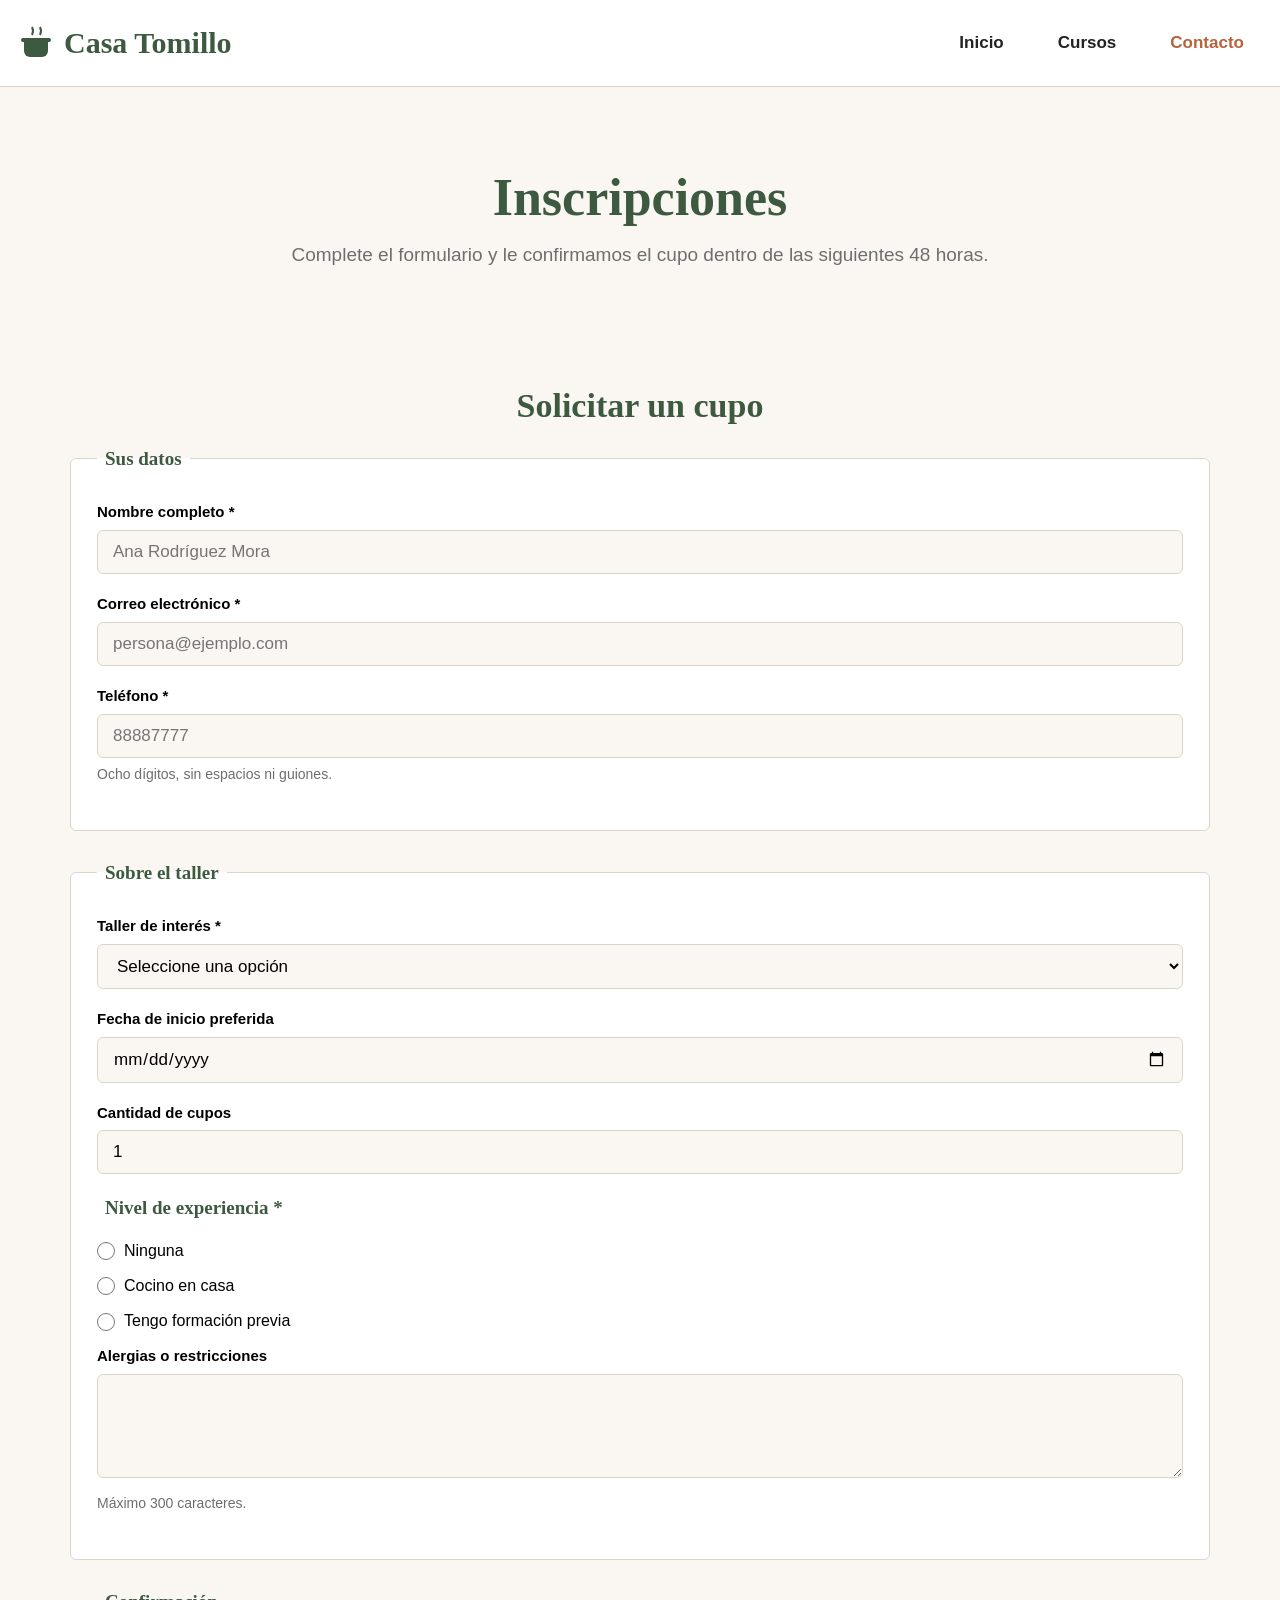
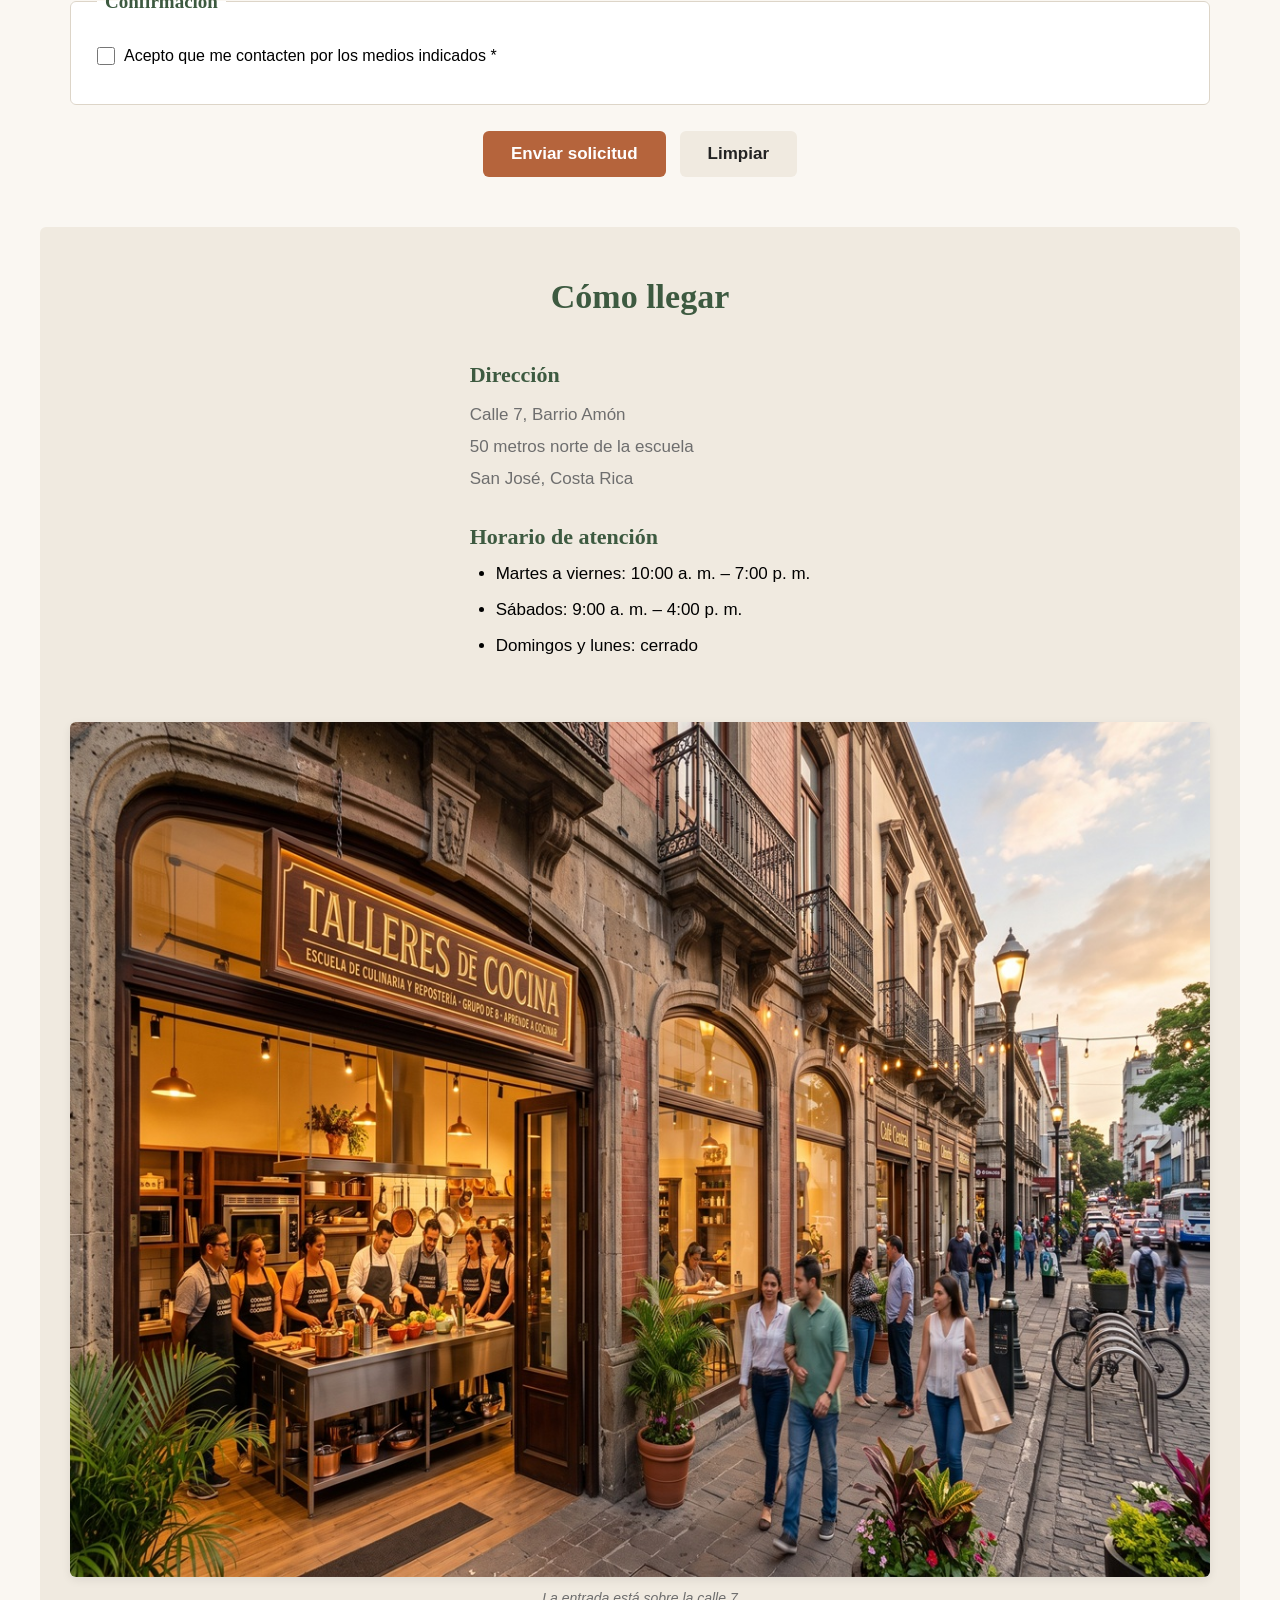
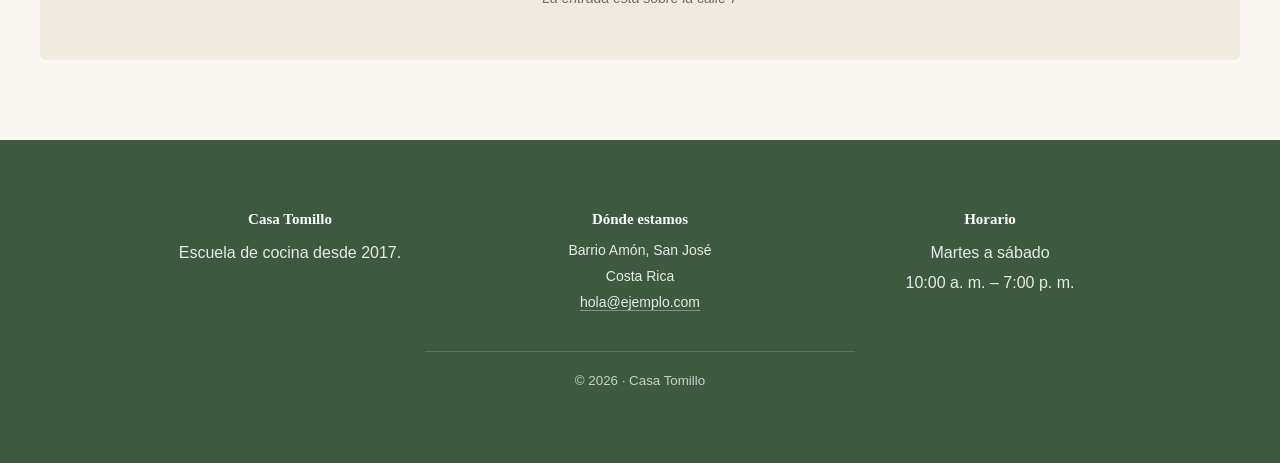
<file: ac3-responsive/contacto.html>
<!DOCTYPE html>
<html lang="es">

<head>
  <meta charset="UTF-8">
  <meta name="author" content="Escriba aquí su nombre completo">
  <meta name="description" content="Inscríbase en un taller de Casa Tomillo: formulario y datos de contacto.">
  <meta name="keywords" content="contacto, inscripción, talleres, cocina">
  <meta name="viewport" content="width=device-width, initial-scale=1.0">

  <title>Contacto | Casa Tomillo</title>

  <link rel="icon" href="recursos/favicon.png" type="image/png">
  <link rel="stylesheet" href="css/estilos.css">
</head>

<body>

  <header id="cabecera" class="cabecera">

    <a href="index.html" class="marca">
      <svg class="marca-icono" width="36" height="36" viewBox="0 0 36 36"
           xmlns="http://www.w3.org/2000/svg" role="img"
           aria-label="Logo de Casa Tomillo: una olla con vapor">
        <path d="M6 16 h24 v10 a6 6 0 0 1 -6 6 h-12 a6 6 0 0 1 -6 -6 z" fill="currentColor"/>
        <rect x="3" y="13" width="30" height="4" rx="2" fill="currentColor"/>
        <path d="M14 10 q2 -4 0 -8" stroke="currentColor" stroke-width="2" fill="none"/>
        <path d="M22 10 q2 -4 0 -8" stroke="currentColor" stroke-width="2" fill="none"/>
      </svg>
      <span class="marca-texto">Casa Tomillo</span>
    </a>

    <nav class="navegacion" aria-label="Navegación principal">
      <input type="checkbox" name="mm" id="mm" class="check">
      <label for="mm" class="check-label">
        <svg xmlns="http://www.w3.org/2000/svg" width="45" height="45" fill="currentColor" class="bi bi-list" viewBox="0 0 16 16">
        <path fill-rule="evenodd" d="M2.5 12a.5.5 0 0 1 .5-.5h10a.5.5 0 0 1 0 1H3a.5.5 0 0 1-.5-.5m0-4a.5.5 0 0 1 .5-.5h10a.5.5 0 0 1 0 1H3a.5.5 0 0 1-.5-.5m0-4a.5.5 0 0 1 .5-.5h10a.5.5 0 0 1 0 1H3a.5.5 0 0 1-.5-.5"/>
        </svg>
      </label>

      <ul class="menu">
        <li><a href="index.html" class="menu-enlace">Inicio</a></li>
        <li><a href="cursos.html" class="menu-enlace">Cursos</a></li>
        <li><a href="contacto.html" class="menu-enlace activo">Contacto</a></li>
      </ul>
    </nav>

  </header>

  <main id="contenido">

    <section id="intro" class="pagina-encabezado">
      <h1 class="pagina-titulo">Inscripciones</h1>
      <p class="pagina-bajada">
        Complete el formulario y le confirmamos el cupo dentro de las
        siguientes 48 horas.
      </p>
    </section>

    <!-- ═══ EL FORMULARIO ═══ -->
    <section id="inscripcion" class="seccion">
      <h2 class="seccion-titulo">Solicitar un cupo</h2>

      <form action="#" method="post" class="formulario">

        <fieldset class="grupo">
          <legend class="grupo-titulo">Sus datos</legend>

          <p class="campo">
            <label for="nombre" class="campo-etiqueta">Nombre completo *</label>
            <input type="text" id="nombre" name="nombre" class="campo-entrada"
                   required minlength="3" maxlength="60"
                   placeholder="Ana Rodríguez Mora">
          </p>

          <p class="campo">
            <label for="correo" class="campo-etiqueta">Correo electrónico *</label>
            <input type="email" id="correo" name="correo" class="campo-entrada"
                   required placeholder="persona@ejemplo.com">
          </p>

          <p class="campo">
            <label for="telefono" class="campo-etiqueta">Teléfono *</label>
            <input type="tel" id="telefono" name="telefono" class="campo-entrada"
                   required pattern="[0-9]{8}"
                   title="Ocho dígitos, sin espacios ni guiones"
                   placeholder="88887777">
            <small class="campo-ayuda">Ocho dígitos, sin espacios ni guiones.</small>
          </p>
        </fieldset>

        <fieldset class="grupo">
          <legend class="grupo-titulo">Sobre el taller</legend>

          <p class="campo">
            <label for="taller" class="campo-etiqueta">Taller de interés *</label>
            <select id="taller" name="taller" class="campo-entrada" required>
              <option value="">Seleccione una opción</option>
              <option value="cocina">Cocina de la casa</option>
              <option value="panaderia">Panadería</option>
              <option value="reposteria">Repostería</option>
            </select>
          </p>

          <p class="campo">
            <label for="inicio" class="campo-etiqueta">Fecha de inicio preferida</label>
            <input type="date" id="inicio" name="inicio" class="campo-entrada">
          </p>

          <p class="campo">
            <label for="personas" class="campo-etiqueta">Cantidad de cupos</label>
            <input type="number" id="personas" name="personas" class="campo-entrada"
                   min="1" max="8" step="1" value="1">
          </p>

          <fieldset class="grupo-opciones">
            <legend class="grupo-titulo">Nivel de experiencia *</legend>
            <p class="opcion">
              <input type="radio" id="ninguna" name="nivel" value="ninguna"
                     class="opcion-marca" required>
              <label for="ninguna" class="opcion-etiqueta">Ninguna</label>
            </p>
            <p class="opcion">
              <input type="radio" id="basica" name="nivel" value="basica" class="opcion-marca">
              <label for="basica" class="opcion-etiqueta">Cocino en casa</label>
            </p>
            <p class="opcion">
              <input type="radio" id="avanzada" name="nivel" value="avanzada" class="opcion-marca">
              <label for="avanzada" class="opcion-etiqueta">Tengo formación previa</label>
            </p>
          </fieldset>

          <p class="campo">
            <label for="alergias" class="campo-etiqueta">Alergias o restricciones</label>
            <textarea id="alergias" name="alergias" class="campo-entrada"
                      rows="4" maxlength="300"></textarea>
            <small class="campo-ayuda">Máximo 300 caracteres.</small>
          </p>
        </fieldset>

        <fieldset class="grupo">
          <legend class="grupo-titulo">Confirmación</legend>
          <p class="opcion">
            <input type="checkbox" id="acepto" name="acepto" class="opcion-marca" required>
            <label for="acepto" class="opcion-etiqueta">
              Acepto que me contacten por los medios indicados *
            </label>
          </p>
        </fieldset>

        <p class="fila-botones">
          <button type="submit" class="boton boton-principal">Enviar solicitud</button>
          <button type="reset" class="boton boton-secundario">Limpiar</button>
        </p>

      </form>
    </section>

    <!-- ═══ UBICACIÓN ═══ -->
    <section id="ubicacion" class="seccion seccion-alterna">
      <h2 class="seccion-titulo">Cómo llegar</h2>

      <div class="dos-columnas">

        <div class="columna">
          <h3 class="subtitulo">Dirección</h3>
          <address class="direccion">
            Calle 7, Barrio Amón<br>
            50 metros norte de la escuela<br>
            San José, Costa Rica
          </address>

          <h3 class="subtitulo">Horario de atención</h3>
          <ul class="lista-horario">
            <li>Martes a viernes: 10:00 a. m. – 7:00 p. m.</li>
            <li>Sábados: 9:00 a. m. – 4:00 p. m.</li>
            <li>Domingos y lunes: cerrado</li>
          </ul>
        </div>

        <figure class="columna-figura">
          <img src="recursos/fachada.jpg" loading="lazy" alt="Fachada de la escuela con su rótulo de madera" width="1200" height="900" >
          <figcaption class="figura-pie">La entrada está sobre la calle 7</figcaption>
        </figure>

      </div>
    </section>

  </main>

  <footer id="pie" class="pie">
    <div class="pie-columnas">

      <div class="pie-bloque">
        <h2 class="pie-titulo">Casa Tomillo</h2>
        <p class="pie-texto">Escuela de cocina desde 2017.</p>
      </div>

      <div class="pie-bloque">
        <h2 class="pie-titulo">Dónde estamos</h2>
        <address class="pie-datos">
          Barrio Amón, San José<br>
          Costa Rica<br>
          <a href="mailto:hola@ejemplo.com" class="pie-enlace">hola@ejemplo.com</a>
        </address>
      </div>

      <div class="pie-bloque">
        <h2 class="pie-titulo">Horario</h2>
        <p class="pie-texto">
          Martes a sábado<br>
          10:00 a. m. – 7:00 p. m.
        </p>
      </div>

    </div>

    <p class="pie-creditos"><small>&copy; 2026 · Casa Tomillo</small></p>
  </footer>

</body>

</html>
</file>
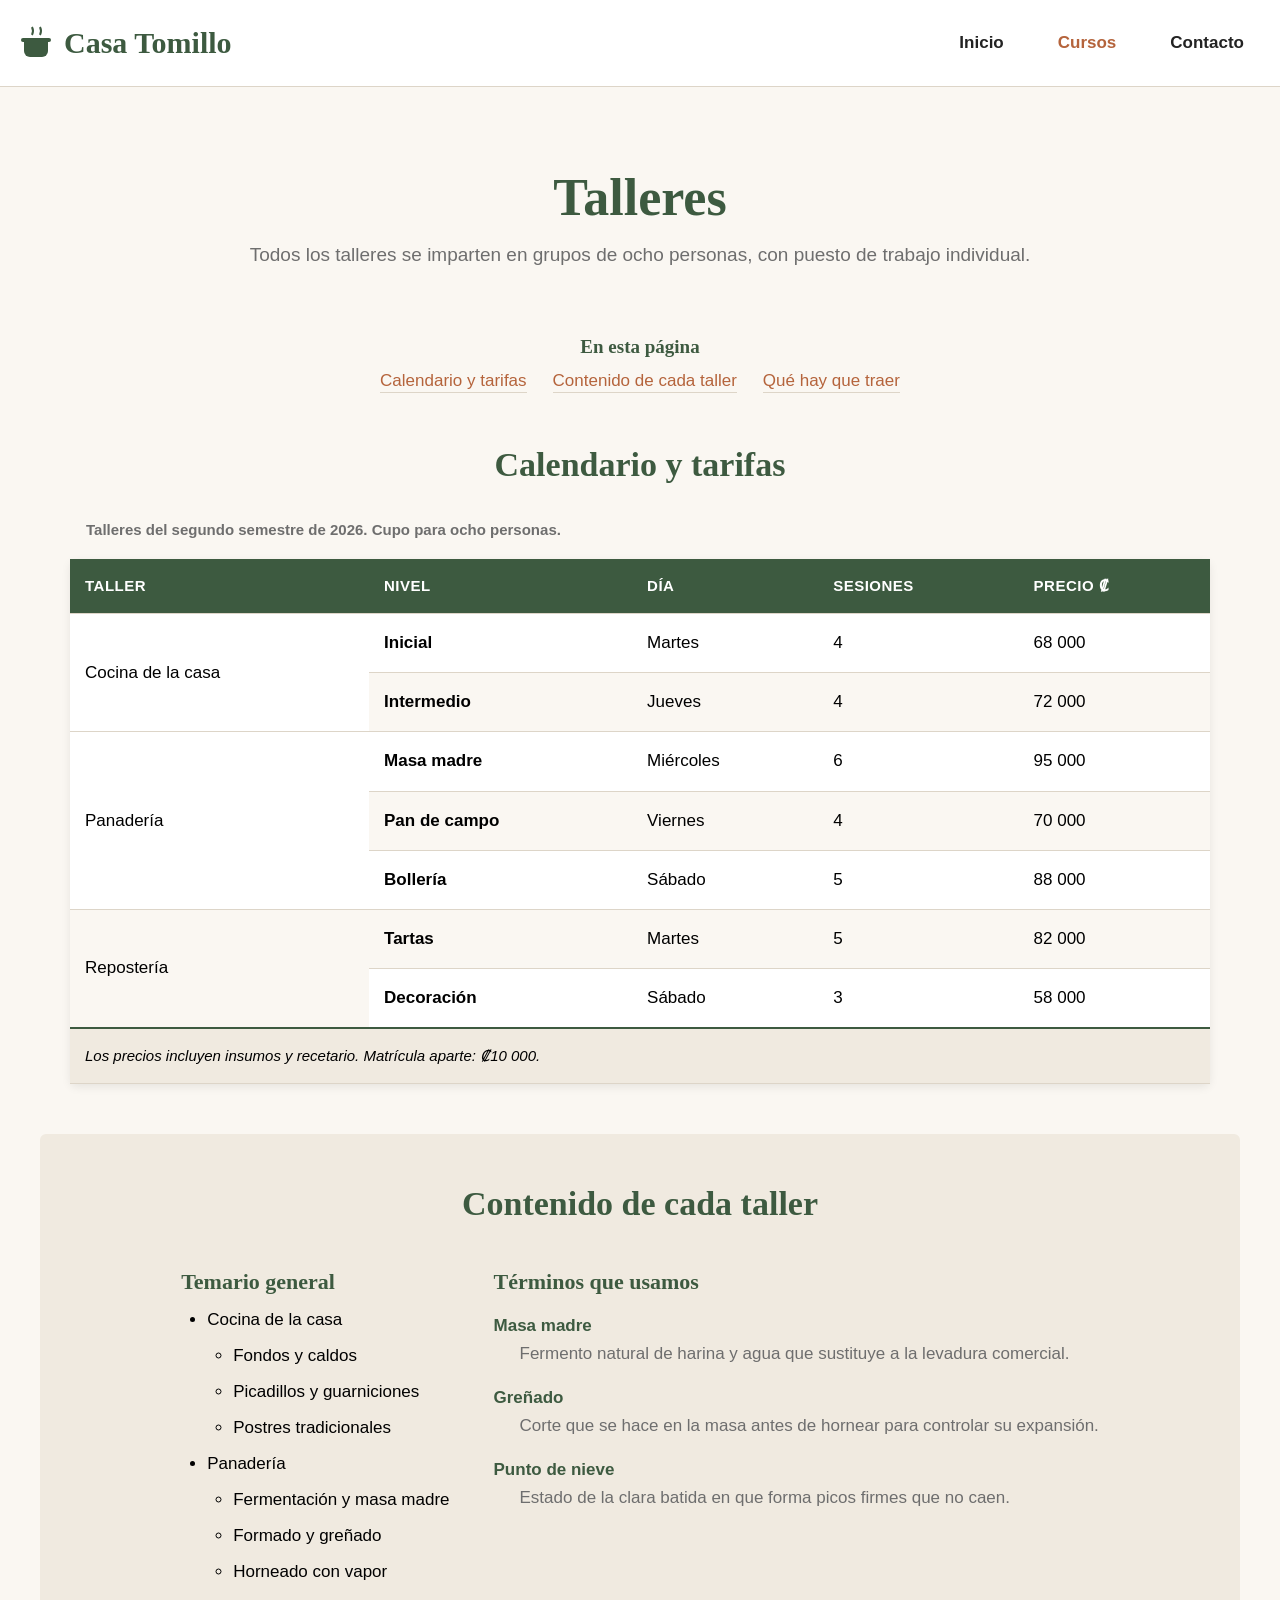
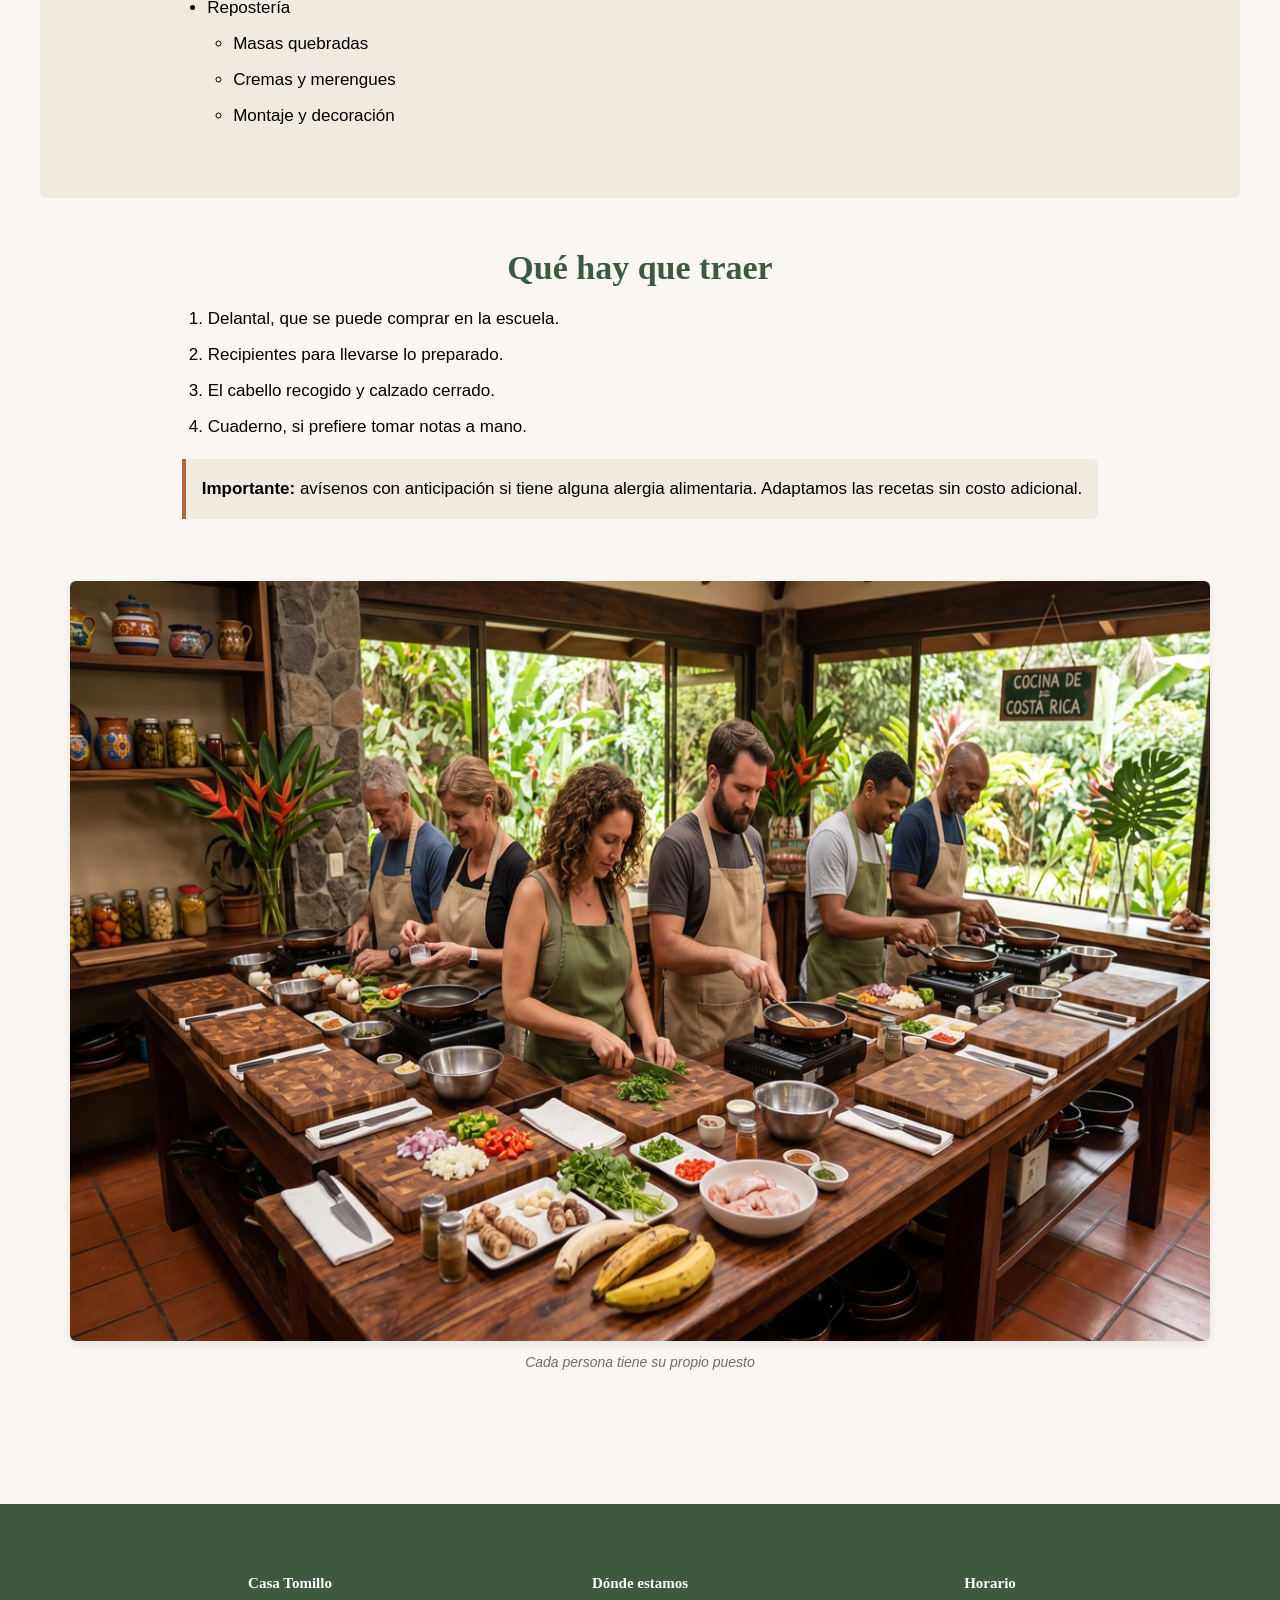
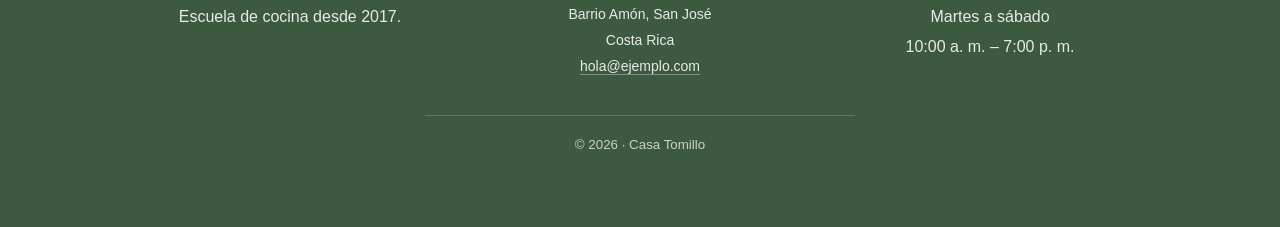
<file: ac3-responsive/cursos.html>
<!DOCTYPE html>
<html lang="es">

<head>
  <meta charset="UTF-8">
  <meta name="author" content="Escriba aquí su nombre completo">
  <meta name="description" content="Talleres de cocina, panadería y repostería: contenidos, horarios y tarifas.">
  <meta name="keywords" content="talleres, cursos, cocina, panadería, repostería">
  <meta name="viewport" content="width=device-width, initial-scale=1.0">

  <title>Cursos | Casa Tomillo</title>

  <link rel="icon" href="recursos/favicon.png" type="image/png">
  <link rel="stylesheet" href="css/estilos.css">
</head>

<body>

  <header id="cabecera" class="cabecera">

    <a href="index.html" class="marca">
      <svg class="marca-icono" width="36" height="36" viewBox="0 0 36 36"
           xmlns="http://www.w3.org/2000/svg" role="img"
           aria-label="Logo de Casa Tomillo: una olla con vapor">
        <path d="M6 16 h24 v10 a6 6 0 0 1 -6 6 h-12 a6 6 0 0 1 -6 -6 z" fill="currentColor"/>
        <rect x="3" y="13" width="30" height="4" rx="2" fill="currentColor"/>
        <path d="M14 10 q2 -4 0 -8" stroke="currentColor" stroke-width="2" fill="none"/>
        <path d="M22 10 q2 -4 0 -8" stroke="currentColor" stroke-width="2" fill="none"/>
      </svg>
      <span class="marca-texto">Casa Tomillo</span>
    </a>

    <nav class="navegacion" aria-label="Navegación principal">
      <input type="checkbox" name="mm" id="mm" class="check">
      <label for="mm" class="check-label">
        <svg xmlns="http://www.w3.org/2000/svg" width="45" height="45" fill="currentColor" class="bi bi-list" viewBox="0 0 16 16">
        <path fill-rule="evenodd" d="M2.5 12a.5.5 0 0 1 .5-.5h10a.5.5 0 0 1 0 1H3a.5.5 0 0 1-.5-.5m0-4a.5.5 0 0 1 .5-.5h10a.5.5 0 0 1 0 1H3a.5.5 0 0 1-.5-.5m0-4a.5.5 0 0 1 .5-.5h10a.5.5 0 0 1 0 1H3a.5.5 0 0 1-.5-.5"/>
        </svg>
      </label>

      <ul class="menu">
        <li><a href="index.html" class="menu-enlace">Inicio</a></li>
        <li><a href="cursos.html" class="menu-enlace activo">Cursos</a></li>
        <li><a href="contacto.html" class="menu-enlace">Contacto</a></li>
      </ul>
    </nav>

  </header>

  <main id="contenido">

    <section id="intro" class="pagina-encabezado">
      <h1 class="pagina-titulo">Talleres</h1>
      <p class="pagina-bajada">
        Todos los talleres se imparten en grupos de ocho personas, con puesto
        de trabajo individual.
      </p>
    </section>

    <!-- ═══ ÍNDICE INTERNO ═══ -->
    <nav class="indice" aria-label="Contenido de la página">
      <h2 class="indice-titulo">En esta página</h2>
      <ul class="indice-lista">
        <li><a href="#calendario">Calendario y tarifas</a></li>
        <li><a href="#contenidos">Contenido de cada taller</a></li>
        <li><a href="#requisitos">Qué hay que traer</a></li>
      </ul>
    </nav>

    <!-- ═══ LA TABLA ═══ -->
    <section id="calendario" class="seccion">
      <h2 class="seccion-titulo">Calendario y tarifas</h2>

      <table class="tabla">
        <caption class="tabla-titulo">
          Talleres del segundo semestre de 2026. Cupo para ocho personas.
        </caption>

        <thead>
          <tr>
            <th scope="col">Taller</th>
            <th scope="col">Nivel</th>
            <th scope="col">Día</th>
            <th scope="col">Sesiones</th>
            <th scope="col">Precio ₡</th>
          </tr>
        </thead>

        <tbody>
          <tr>
            <td rowspan="2">Cocina de la casa</td>
            <th scope="row">Inicial</th>
            <td>Martes</td>
            <td>4</td>
            <td>68 000</td>
          </tr>
          <tr>
            <th scope="row">Intermedio</th>
            <td>Jueves</td>
            <td>4</td>
            <td>72 000</td>
          </tr>

          <tr>
            <td rowspan="3">Panadería</td>
            <th scope="row">Masa madre</th>
            <td>Miércoles</td>
            <td>6</td>
            <td>95 000</td>
          </tr>
          <tr>
            <th scope="row">Pan de campo</th>
            <td>Viernes</td>
            <td>4</td>
            <td>70 000</td>
          </tr>
          <tr>
            <th scope="row">Bollería</th>
            <td>Sábado</td>
            <td>5</td>
            <td>88 000</td>
          </tr>

          <tr>
            <td rowspan="2">Repostería</td>
            <th scope="row">Tartas</th>
            <td>Martes</td>
            <td>5</td>
            <td>82 000</td>
          </tr>
          <tr>
            <th scope="row">Decoración</th>
            <td>Sábado</td>
            <td>3</td>
            <td>58 000</td>
          </tr>
        </tbody>

        <tfoot>
          <tr>
            <td colspan="5">
              Los precios incluyen insumos y recetario. Matrícula aparte: ₡10 000.
            </td>
          </tr>
        </tfoot>
      </table>
    </section>

    <!-- ═══ LISTAS ═══ -->
    <section id="contenidos" class="seccion seccion-alterna">
      <h2 class="seccion-titulo">Contenido de cada taller</h2>

      <div class="dos-columnas">

        <div class="columna">
          <h3 class="subtitulo">Temario general</h3>
          <ul class="lista-temario">
            <li>Cocina de la casa
              <ul>
                <li>Fondos y caldos</li>
                <li>Picadillos y guarniciones</li>
                <li>Postres tradicionales</li>
              </ul>
            </li>
            <li>Panadería
              <ul>
                <li>Fermentación y masa madre</li>
                <li>Formado y greñado</li>
                <li>Horneado con vapor</li>
              </ul>
            </li>
            <li>Repostería
              <ul>
                <li>Masas quebradas</li>
                <li>Cremas y merengues</li>
                <li>Montaje y decoración</li>
              </ul>
            </li>
          </ul>
        </div>

        <div class="columna">
          <h3 class="subtitulo">Términos que usamos</h3>
          <dl class="glosario">
            <dt class="glosario-termino">Masa madre</dt>
            <dd class="glosario-definicion">
              Fermento natural de harina y agua que sustituye a la levadura comercial.
            </dd>

            <dt class="glosario-termino">Greñado</dt>
            <dd class="glosario-definicion">
              Corte que se hace en la masa antes de hornear para controlar su expansión.
            </dd>

            <dt class="glosario-termino">Punto de nieve</dt>
            <dd class="glosario-definicion">
              Estado de la clara batida en que forma picos firmes que no caen.
            </dd>
          </dl>
        </div>

      </div>
    </section>

    <!-- ═══ REQUISITOS ═══ -->
    <section id="requisitos" class="seccion">
      <h2 class="seccion-titulo">Qué hay que traer</h2>

      <div class="dos-columnas">

        <div class="columna">
          <ol class="lista-requisitos">
            <li>Delantal, que se puede comprar en la escuela.</li>
            <li>Recipientes para llevarse lo preparado.</li>
            <li>El cabello recogido y calzado cerrado.</li>
            <li>Cuaderno, si prefiere tomar notas a mano.</li>
          </ol>

          <p class="aviso-taller">
            <strong>Importante:</strong> avísenos con anticipación si tiene
            alguna alergia alimentaria. Adaptamos las recetas sin costo adicional.
          </p>
        </div>

        <figure class="columna-figura">
          <img src="recursos/taller-5.jpg"
               alt="Puesto de trabajo individual con utensilios ordenados"
               width="1200" height="900" loading="lazy">
          <figcaption class="figura-pie">Cada persona tiene su propio puesto</figcaption>
        </figure>

      </div>
    </section>

  </main>

  <footer id="pie" class="pie">
    <div class="pie-columnas">

      <div class="pie-bloque">
        <h2 class="pie-titulo">Casa Tomillo</h2>
        <p class="pie-texto">Escuela de cocina desde 2017.</p>
      </div>

      <div class="pie-bloque">
        <h2 class="pie-titulo">Dónde estamos</h2>
        <address class="pie-datos">
          Barrio Amón, San José<br>
          Costa Rica<br>
          <a href="mailto:hola@ejemplo.com" class="pie-enlace">hola@ejemplo.com</a>
        </address>
      </div>

      <div class="pie-bloque">
        <h2 class="pie-titulo">Horario</h2>
        <p class="pie-texto">
          Martes a sábado<br>
          10:00 a. m. – 7:00 p. m.
        </p>
      </div>

    </div>

    <p class="pie-creditos"><small>&copy; 2026 · Casa Tomillo</small></p>
  </footer>

</body>

</html>
</file>
<file: ac2-css/css/estilos.css>
/* VARIABLES CSS */
:root{
    --color-tinta: #5B3A29; /* TEXTO NEGRO */
    --color-acento: #000 ; /*  */
    --color-fondo: linear-gradient(135deg, #5a2024, #a64943); /* PARA PROBAR FONDOS*/
    --color-fondo-alt: #f8f3ea ; /* FONDO DE BODY */
    --color-linea: linear-gradient(135deg, #5a2024, #a64943); /* COLOR PARA SEPARADOR O HR*/
    --color-blanco: #fff; /* COLOR DE TEXTO */
    --fondo: radial-gradient(circle at 80% 25%, rgba(197, 139, 80, 0.55), transparent 27%), radial-gradient(circle at 20% 80%, rgba(49, 92, 74, 0.55), transparent 30%), linear-gradient(120deg, rgb(53, 28, 29), rgb(104, 40, 40) 48%, rgb(49, 92, 74)); /* COLOR DE FONDO DEL HERO */
    --fondo-2: linear-gradient(rgba(53, 28, 29, 0.9), rgba(53, 28, 29, 0.9)), radial-gradient(circle, #a85c4d, #351c1d);/* FONDO ALTERNATIVO DE HERO FALTA PROBAR */

/* FUENTES Y TITULOS */
    --fuente-titulo: Georgia, "Times New Roman", serif;
    --fuente-texto: "Trebuchet MS", Arial, sans-serif;

/* ESPACIADO CONVERSION 1REM=10PX*/
    --esp-xs: 0.8rem;
    --esp-sm: 1.6rem;
    --esp-md: 2.4rem;
    --esp-lg: 4.0rem;
    --esp-xl: 8.0rem;

/* OTROS ELEMENTOS */
    --radio: 0.6rem;
    --sombra-1: 0 0.2rem 0.6rem rgba(0,0,0,0.6);/* APENAS SEPARADO */
    --sombra-2: 0 0.4rem 1.2rem rgba(0,0,0,0.10);/* TARJETAS */
    --sombra-3: 0 0.8rem 2.0rem rgba(0,0,0,0.16);/* ELEMENTOS ELEVADOS*/
    --transition: all 0.25s ease;
    --ancho-max: 120rem;

/* GRID FLEX*/
    --grid: repeat(auto-fit, minmax(28rem, 1fr));/* Pon tantas columnas como quepan → mínimo 28rem → y reparte el espacio sobrante. */
 /* "Quiero empezar en 32rem, puedo crecer si sobra espacio y puedo encogerme si falta espacio." */
}

*{
    padding: 0px;
    margin: 0px;
    box-sizing: border-box; /* SIN ELLA LAS MEDIDAS DE UNA CAJA ES IGUAL A LA MEDIDA DE TODO (PADDING, MARGIN, BORDER) */
}

/* LA BASE DEL TAMAÑO */
html{
    font-size: 62.5%;
    scroll-behavior: smooth;
}

body{
    font-size: 1.6rem;
    font-family: var(--fuente-texto);
    line-height: 1.6;
    color: var(--color-tinta);
    background-color: var(--color-fondo-alt);
}

img{
    max-width: 100%;
    height: auto;
    display: block;
}

/* JERARQUIA DE TITULOS */
h1, h2, h3{
    font-family: var(--fuente-titulo);
    line-height: 1.2;
    color: var(--color-marca);
}

h1{
    font-size: 4rem;
}

h2{
    font-size: 3rem;
}

h3{
    font-size: 2rem;
}

p{
    margin-bottom: var(--esp-sm);
}

a{
    color: var(--color-acento);
    text-decoration: none;
    font-family: inherit;
}

/* CONTENEDORES Y SECCIONES */
/*CABECERA Y MENU*/
header {
    display: flex;
    justify-content: space-between;
    align-items: center;
    border-bottom: 0.1rem solid var(--color-linea);
    position: sticky;
    top: 0;
    z-index: 100;
    background: var(--color-fondo-alt);
    box-shadow: var(--sombra-1);
    width: var(--ancho-max);
    margin-left: auto;
    margin-right: auto;
    padding: 0 var(--esp-md);
}

footer{
    background-color: #5B3A29;
    margin-left: auto;
    margin-right: auto;
}

caption{
    font-size: medium;
    font-weight: bold;
    margin-bottom: var(--esp-xs);
    text-align: left;
}

table{
    border-collapse: collapse;
    box-shadow: var(--sombra-3);
}

thead th{
    background-color: #5B3A29;
    color: #fff;
    padding: var(--esp-sm);
    text-align: left;
}

tr:nth-child(even) td {
    background-color: #f1e8d7;
}

tr:nth-child(even) th {
    background-color: #f1e8d7;
}

th{
    padding: var(--esp-sm);
    border-bottom: 1px solid #DDD2C4;
}

td{
    padding: var(--esp-sm);
    border-bottom: 1px solid #DDD2C4;
}

input:focus:invalid:not(:placeholder-shown){
    background-color: rgba(238, 73, 73, 0.363);
    color: #000;
}

input:focus:valid:not(:placeholder-shown){
    background-color: rgb(190, 250, 190);
}

input:active{
    background-color: #09ff00;
    color: white;
    outline: 2px solid #18f304;
    outline-offset: 2px;
}

form{
    width: 50%;
    font-family: inherit;
}

input[type="text"], input[type="email"], input[type="password"], input[type="number"], input[type="tel"],input[type="date"]{
    width: 95%;
    padding: 1rem;
    border-radius: 8px;
    font-family: inherit;
    transition: all 0.5s ease;
    display: block;
    margin: 5px auto;
    background-color: var(--color-fondo-alt);
}

label{
    padding-left: 1rem;
}

fieldset{
    border-radius: var(--radio);
    background-color: #fff;
    margin: var(--esp-md) 0;
    padding: 0 var(--esp-md);
}

input:focus{
    background-color: var(--color-fondo-alt)
}

/* ------------------------ID------------------------------ */

#cabecera{
    margin-bottom: var(--esp-md);
}
#contenido{
    max-width: var(--ancho-max);
    margin-left: auto;
    margin-right: auto;
}
#portada{}

#servicios h2{
    margin-top: var(--esp-lg);
    border-bottom: 1px solid #000;
    padding-bottom: var(--esp-sm);
}

#historia h2{
    margin-top: var(--esp-xl);
    border-bottom: 1px solid #000;
    margin-bottom: var(--esp-md);
}

#historia p{
    width: 80ch;
}

#aviso{
    max-width: var(--ancho-max);
    margin-left: auto;
    margin-right: auto;
    margin-top: 12rem;
}
#pie{
    background-color: #5B3A29;
    width: 100%;
}
#existencias h2{
    margin: var(--esp-lg) 0;
    border-bottom: 1px solid #A6572F;
    padding-bottom: var(--esp-xs);
}
#categorias h2{
    margin: var(--esp-lg) 0;
    border-bottom: 1px solid #A6572F;
    padding-bottom: var(--esp-xs);
}

#categorias ul {
    padding: 1rem 3rem;
    margin-bottom: 1rem;
}

#categorias dt {
    padding: 1rem 3rem;
    margin-bottom: 1rem;
    font-weight: bold;
}

#categorias dd {
    padding-left: 5rem;
}

#pedido{}

/* ------------------------CLASES------------------------------ */
.marca {
    font-family: var(--fuente-titulo);
    font-size: 2rem;
    font-weight: 700;
}

.lema{
    font-size: medium;
    font-weight: lighter;
}

.menu-principal ul li{
    display: inline-block;
    list-style: none;
    font-family: var(--fuente-texto);
    font-size: larger;
    padding: 0.5rem;
}

.menu-principal ul li a{
    padding: 1.5rem ;
    font-weight: bold;
}

.menu-principal ul li a:hover{
    background-color: #F1EAE0;
    color: #A6572F;
    padding: 1.5rem;
    border-radius: var(--radio);
    box-shadow: var(--sombra-3);
}

.menu-enlace:hover {
    background-color: var(--color-fondo-alt);
    color: var(--color-marca);
}

.menu-enlace:focus {
    outline: 0.2rem solid var(--color-acento);
    outline-offset: 0.2rem;
}

.enlace-activo{
    background-color: #F1EAE0;
    color: #A6572F;
    padding: 1.5rem;
    border-radius: var(--radio);
}

.hero{
    max-width: var(--ancho-max);
    margin-left: auto;
    margin-right: auto;
    text-align: center;
    background: var(--fondo);
    padding: var(--esp-xl);
    color: var(--color-blanco);
    height: 35rem;
    border-radius: var(--radio);
}
.hero-texto{
    color: var(--color-blanco);
    line-height: 5;
}
.boton{
    background-color: #A6572F;
    color: #f9f9f9;
    padding: 1.5rem;
    border-radius: var(--radio);
}
.boton:hover{
    background-color: #d16028;
    color: #f9f9f9;
    padding: 1.5rem;
    border-radius: var(--radio);
    box-shadow: var(--sombra-3);
}

.boton-principal{}

.rejilla-servicios{
    display: grid;
    grid-template-columns: var(--grid);
    gap: var(--esp-md);
    margin-top: var(--esp-lg);
    align-items: center;
}

.tarjeta{
    padding: var(--esp-lg);
    border-radius: var(--radio);
    background-color: var(--color-blanco);
    box-shadow: var(--sombra-2);
    align-items: center;
    transition: box-shadow 0.5s ease;
}

.tarjeta:hover{
    animation: resaltar 2s ease infinite;
    box-shadow: var(--sombra-1);
}

.tarjeta h3{
    margin-bottom: var(--esp-sm);
}
.tarjeta-pie{
    border-top: 1px solid var(--color-acento);
    padding-top: 1rem;
    font-weight: bold;
}
.cita{
    padding: 0 var(--esp-sm);
    padding-bottom: var(--esp-lg);
    border-radius: 0px 8px 5px 0px ;
    background-color: var(--color-blanco);
    border-left: 5px solid #A6572F;
    box-shadow: var(--sombra-3);
    width: 80ch;
    margin-bottom: var(--esp-md);
}

.cita::before{
    content: '"';
    color: #A6572F;
    display: inline-block;
    font-weight: bolder;
    font-size: 50px;
    height: 10px;
    opacity: 10%;
}

.cita-autoria{
    font-size: small;
    text-align: right;
    background-color: var(--color-blanco);
}

.panel-aviso{
    padding: var(--esp-md) var(--esp-sm);
    border-radius: 0px 8px 5px 0px ;
    background-color: #F1EAE0;
    border-left: 5px solid #A6572F;
    box-shadow: var(--sombra-3);
    width: 100%;
    margin-bottom: var(--esp-xl);
}
.pie-contenido{
    max-width: var(--ancho-max);
    background-color: #5B3A29;
    color: var(--color-blanco);
    margin-left: auto;
    margin-right: auto;
    padding-top: var(--esp-xl);
}
.pie-contenido address{
    max-width: var(--ancho-max);
    background-color: #5B3A29;
    color: var(--color-blanco);
}

.pie-contenido address a{
    text-decoration: none;
    color: var(--color-blanco);
}

.datos-contacto{
    width: 36ch;
    font-size: small;
    font-weight: lighter;
}

.creditos{
    border-top: 0.5px solid #fff;
    text-align: center;
    padding: var(--esp-sm) 0;
    font-size: small;
    font-weight: lighter;
}

.indice{
    display: flex;
    flex-direction: column;
    background: linear-gradient(135deg, #F1EAE0, #A6572F);;
    box-shadow: var(--sombra-1);
    width: var(--ancho-max);
    margin-left: auto;
    margin-right: auto;
    padding: var(--esp-md);
    margin-top: var(--esp-lg);
}

.indice ul{
    display: flex;
    align-items: center;
    text-decoration: none;
    list-style: none;
    gap: var(--esp-sm);
    color: #A6572F;
    margin-top: var(--esp-sm);
}

.indice ul li a{
    color: #A6572F;
    border-bottom: 1px solid #A6572F;
}

.tabla-catalogo{
    width: 100%;
}

.indice ul li a:hover{
    color: #dd7541;
    border-bottom: 1px solid #dd7541;
}

.glosario{
    border: 1px solid #DDD2C4;
    background-color: #fff;
    padding: var(--esp-md);
    margin-bottom: 7rem;
}

.boton-secundario{
    background-color: var(--color-fondo-alt);
    color: var(--color-suave);
}

@keyframes resaltar{
    0%{
        transform: translateY(0px) ;
    }
    50%{
        transform: translateY(-5px) ;
    }
    100%{
        transform: translateY(0px) ;
    }
}
</file>
<file: ac3-responsive/css/estilos.css>
/* ═══════════════════════════════════════════════════════════════════════
   CASA TOMILLO · HOJA DE ESTILOS
   Escuela de cocina · San José, Costa Rica

   Esta hoja produce un sitio que se ve correctamente en un monitor de
   escritorio. Fue escrita antes de que el proyecto contemplara el uso
   desde teléfonos.
   ═══════════════════════════════════════════════════════════════════════ */


/* ─── RESET ──────────────────────────────────────────────────────────── */
* {
  margin: 0;
  padding: 0;
  box-sizing: border-box;
}

html{
  font-size: 62.5%;
  scroll-behavior: smooth;
}


/* ─── VARIABLES ──────────────────────────────────────────────────────── */
:root {
  --verde:        #3D5A40;
  --verde-oscuro: #2A3F2C;
  --terracota:    #B5643C;
  --terracota-os: #94502F;
  --tinta:        #232323;
  --suave:        #6E6E6E;
  --crema:        #FAF7F2;
  --crema-alt:    #F0EAE0;
  --linea:        #DDD5C8;
  --blanco:       #FFFFFF;
  --fuente-titulo: Georgia, 'Times New Roman', serif;
  --fuente-texto:  'Segoe UI', Arial, sans-serif;
  --radio:  0.6rem;
  --sombra: 0 0.3rem 1rem rgba(0, 0, 0, 0.08);
  --sombra-alta: 0 0.8rem 2rem rgba(0, 0, 0, 0.14);
}

/* MAX WIDTH DE MAIN PARA MOVIL */
main{
  max-width: 43rem;
}
/* ─── BASE ───────────────────────────────────────────────────────────── */
body {
  font-size: 1.7rem;       
  color: var(--color-tinta);
  font-family: var(--fuente-texto);
  line-height: 1.65;
  background-color: var(--crema);
}

h1, h2, h3 {
  font-family: var(--fuente-titulo);
  line-height: 1.2;
  color: var(--verde);
}

/*Tamaños movil*/
h1 { font-size: 3.2rem; }   /* 32px */
h2 { font-size: 2.4rem; }   /* 24px */
h3 { font-size: 2.0rem; }   /* 20px */

p { margin-bottom: 1.8rem; }

a {
  color: var(--terracota);
  text-decoration: none;
}

img {
  max-width: 100%;
  height: auto;
  display: block;
  
}


/* ─── CONTENEDORES MOVIL───────────────────────────────────────────────────── */
.seccion {
  max-width: 43rem;
  margin-left: auto;
  margin-right: auto;
  padding: 5rem 3rem;
}

.seccion-alterna {
  background-color: var(--crema-alt);
  width: 100%;
}

/* .seccion-alterna > * {
  width: 1180px;
  margin-left: auto;
  margin-right: auto;
} */

.seccion-titulo {
  text-align: center;
  margin-bottom: 1.6rem;
}

.seccion-entrada {
  width: 100%;
  margin-left: auto;
  margin-right: auto;
  margin-bottom: 3.5rem;
  text-align: center;
  color: var(--suave);
}

.pagina-encabezado {
  max-width: 43rem;
  margin: 0 auto;
  padding: 8rem 3rem 4.8rem;
  text-align: center;
}

.pagina-titulo   { margin-bottom: 1rem; }
.pagina-bajada   { color: var(--suave); font-size: 1.9rem; }
.subtitulo       { margin-top: 2.8rem; margin-bottom: 1rem; }


/* ─── CABECERA ───────────────────────────────────────────────────────── */
.cabecera {
  display: flex;
  justify-content: space-between;
  align-items: center;
  max-width: 100%;
  margin: 0 auto;
  padding: 1.8rem ;
  background-color: var(--blanco);
  border-bottom: 1px solid var(--linea);
  position: sticky;
  top: 0;
  z-index: 300;
}

.marca {
  display: flex;
  align-items: center;
  gap: 1rem;
  color: var(--verde);
}

.marca-icono { color: var(--verde); }

.marca-texto {
  font-family: var(--fuente-titulo);
  font-size: 2.2rem;
  font-weight: 700;
}

.navegacion {
  display: flex;
  align-items: center;
}

.menu {
  display: flex;  
  gap: 1.8rem;
  list-style: none;
  flex-direction: column;
  position: absolute;
  inset: 0;
  background-color: var(--crema);
  height: 0px;
  text-align: center;
  width: 0px;
  top: 100%;
  overflow: hidden;
  transition: height 0.5s ease;
}

.check:checked ~ .menu{
    width: 100%;
    height: 100vh;
    box-shadow: 0 0 0 100vmax rgba(0, 0, 0, 0.5);
    z-index: 100;
    padding-top: 2rem;
}

.check{
  display: none;
}

.check-label{
  cursor: pointer;
}

.menu-enlace {
  padding: 1rem 1.8rem;
  color: var(--tinta);
  font-weight: 600;
  border-radius: var(--radio);
  transition: background-color 0.25s ease, color 0.25s ease;
}

.menu-enlace:hover {
  background-color: var(--crema-alt);
  color: var(--verde);
}

.menu-enlace:focus {
  outline: 2px solid var(--terracota);
  outline-offset: 2px;
}

.menu-enlace.activo { color: var(--terracota); }


/* ─── PORTADA ────────────────────────────────────────────────────────── */
.portada {
  background-color: var(--verde);
  background-image: url('../recursos/portada.jpg');
  background-size: cover;
  background-position: center;
  background-repeat: no-repeat;
  height: auto;
  display: flex;
  align-items: center;
  justify-content: center;
  padding: 3rem;
  text-align: center;
}

.portada-caja {
  background-color: rgba(0, 0, 0, 0.48);
  padding: 2.8rem;
  border-radius: var(--radio);
  max-width: 40rem;
}

.portada-titulo {
  color: var(--blanco);
  margin-bottom: 1.6rem;
  font-size: 2.5rem;
}

.portada-bajada {
  color: var(--blanco);
  font-size: 1.6rem;
  margin-bottom: 2.8rem;
}


/* ─── TARJETAS · Flexbox ─────────────────────────────────────────────── */
.fila-propuestas {
  display: flex;
  flex-wrap: wrap;
  gap: 2.6rem;
  margin-left: auto;
  margin-right: auto;
}

.tarjeta {
  max-width: 40rem;
  background-color: var(--blanco);
  padding: 2.8rem;
  border-radius: var(--radio);
  box-shadow: var(--sombra);
  text-align: center;
  display: flex;
  flex-direction: column;
  transition: transform 0.25s ease, box-shadow 0.25s ease;
  flex: 1 1 30rem;
}

.tarjeta:hover {
  transform: translateY(-5px);
  box-shadow: var(--sombra-alta);
}

.tarjeta-icono  { color: var(--terracota); margin: 0 auto 1.4rem; }
.tarjeta-titulo { margin-bottom: 0.8rem; }
.tarjeta-texto  { color: var(--suave); flex-grow: 1; }

.tarjeta-dato {
  font-weight: 700;
  color: var(--verde);
  font-size: 1.8rem;
  margin-bottom: 0;
  padding-top: 1.4rem;
  border-top: 1px solid var(--linea);
}


/* ─── GALERÍA · Grid ─────────────────────────────────────────────────── */
.rejilla-galeria {
  display: grid;
  grid-template-columns: repeat(auto-fit, minmax(30rem, 1fr));
  gap: 1.8rem;
}

.pieza {
  position: relative;
  overflow: hidden;
  border-radius: var(--radio);
  box-shadow: var(--sombra);
  background-color: var(--crema-alt);
  height: 100%;
}

.pieza img {
  width: 100%;
  height: auto;
  object-fit: cover;
  transition: transform 0.4s ease;
}

.pieza:hover img { transform: scale(1.06); }

.pieza-pie {
  position: absolute;
  bottom: 0;
  left: 0;
  right: 0;
  background: linear-gradient(to top, rgba(0,0,0,.82), rgba(0,0,0,0));
  color: var(--blanco);
  padding: 2.2rem 1.2rem 1rem;
  font-size: 1.4rem;
  text-align: center;
}


/* ─── CITA ───────────────────────────────────────────────────────────── */
.cita {
  width: 30rem;
  margin: 0 auto;
  padding: 3rem;
  background-color: var(--blanco);
  border-left: 5px solid var(--terracota);
  border-radius: var(--radio);
  box-shadow: var(--sombra);
}

.cita-texto {
  font-family: var(--fuente-titulo);
  font-size: 1.8rem;
  font-style: italic;
  line-height: 1.5;
}

.cita-autoria {
  color: var(--suave);
  font-size: 1.5rem;
  text-align: right;
}


/* ─── ÍNDICE INTERNO ─────────────────────────────────────────────────── */
.indice {
  max-width: 43rem;
  margin: 0 auto;
  padding: 0 3rem;
  text-align: center;
}

.indice-titulo { font-size: 1.9rem; margin-bottom: 0.8rem; }

.indice-lista {
  display: flex;
  gap: 2.6rem;
  list-style: none;
}

.indice-lista a {
  border-bottom: 1px solid var(--linea);
  padding-bottom: 2px;
}


/* ─── TABLA ──────────────────────────────────────────────────────────── */
.tabla {
  max-width: 20rem;
  border-collapse: collapse;
  background-color: var(--blanco);
  border-radius: var(--radio);
  box-shadow: var(--sombra);
  text-align: center;
}

.indice-lista{
  justify-content: center;  
}

.tabla-titulo{
  text-align: center;
}

#calendario{
  overflow-y: auto;
  scrollbar-color: var(--verde);
}

.tabla-titulo {
  padding: 1.6rem;
  font-weight: 600;
  text-align: left;
  color: var(--suave);
  font-size: 1.5rem;
}

.tabla th,
.tabla td {
  padding: 1.5rem;
  border-bottom: 1px solid var(--linea);
  text-align: left;
}

.tabla thead th {
  background-color: var(--verde);
  color: var(--blanco);
  font-size: 1.5rem;
  text-transform: uppercase;
  letter-spacing: 0.5px;
}

.tabla tbody tr:nth-child(even) { background-color: var(--crema); }
.tabla tbody tr:hover           { background-color: var(--crema-alt); }

.tabla tfoot td {
  background-color: var(--crema-alt);
  font-style: italic;
  font-size: 1.5rem;
  border-top: 2px solid var(--verde);
}


/* ─── DOS COLUMNAS · Flexbox ─────────────────────────────────────────── */
.dos-columnas {
  display: flex;
  gap: 4.4rem;
  align-items: flex-start;
  flex: 1 1 30rem;
  flex-wrap: wrap;
  justify-content: center;
}

.columna-figura img {
  width: 100%;
  border-radius: var(--radio);
  box-shadow: var(--sombra);
}

.figura-pie {
  margin-top: 1rem;
  font-size: 1.4rem;
  color: var(--suave);
  text-align: center;
  font-style: italic;
}


/* ─── LISTAS ─────────────────────────────────────────────────────────── */
.lista-temario,
.lista-requisitos,
.lista-horario {
  padding-left: 2.6rem;
  margin-bottom: 1.8rem;
}

.lista-temario li,
.lista-requisitos li,
.lista-horario li { margin-bottom: 8px; }

.lista-temario ul { padding-left: 26px; margin-top: 8px; }

.glosario-termino {
  font-weight: 700;
  color: var(--verde);
  margin-top: 1.6rem;
}

.glosario-definicion {
  margin-left: 2.6rem;
  color: var(--suave);
}

.aviso-taller {
  background-color: var(--crema-alt);
  border-left: 4px solid var(--terracota);
  padding: 1.6rem;
  border-radius: 0 var(--radio) var(--radio) 0;
}

.direccion {
  font-style: normal;
  color: var(--suave);
  line-height: 1.9;
  margin-bottom: 1.8rem;
}


/* ─── FORMULARIO ─────────────────────────────────────────────────────── */
.formulario {
  max-width: 40rem;
  margin: 0 auto;
}

.grupo {
  border: 1px solid var(--linea);
  border-radius: var(--radio);
  padding: 2.6rem;
  margin-bottom: 2.6rem;
  background-color: var(--blanco);
}

.grupo-titulo {
  font-family: var(--fuente-titulo);
  font-weight: 700;
  color: var(--verde);
  padding: 0 0.8rem;
  font-size: 1.9rem;
}

.grupo-opciones {
  border: none;
  padding: 1.4rem 0 0;
  margin-bottom: 0;
}

.campo { margin-bottom: 1.8rem; }

.campo-etiqueta {
  display: block;
  margin-bottom: 0.5rem;
  font-weight: 600;
  font-size: 1.5rem;
}

.campo-entrada {
  width: 100%;
  padding: 1.1rem 1.5rem;
  border: 1px solid var(--linea);
  border-radius: var(--radio);
  font-size: 1.7rem;
  font-family: inherit;
  background-color: var(--crema);
  transition: border-color 0.25s ease, box-shadow 0.25s ease;
}

.campo-entrada:focus {
  outline: none;
  border-color: var(--terracota);
  box-shadow: 0 0 0 3px rgba(181, 100, 60, 0.18);
}

.campo-ayuda {
  display: block;
  margin-top: 0.5rem;
  font-size: 1.4rem;
  color: var(--suave);
}

.opcion {
  margin-bottom: 0.9rem;
  display: flex;
  align-items: center;
  gap: 0.9rem;
}

.opcion-marca {
  width: 1.8rem;
  height: 1.8rem;
  accent-color: var(--terracota);
  cursor: pointer;
}

.opcion-etiqueta { font-size: 1.6rem; cursor: pointer; }

.fila-botones {
  display: flex;
  gap: 1.4rem;
  justify-content: center;
  margin-bottom: 0;
}


/* ─── BOTONES ────────────────────────────────────────────────────────── */
.boton {
  display: inline-block;
  padding: 1.3rem 2.8rem;
  border: none;
  border-radius: var(--radio);
  font-family: inherit;
  font-size: 1.7rem;
  font-weight: 600;
  cursor: pointer;
  transition: background-color 0.25s ease, transform 0.25s ease;
}

.boton-principal {
  background-color: var(--terracota);
  color: var(--blanco);
}

.boton-principal:hover {
  background-color: var(--terracota-os);
  transform: translateY(-2px);
}

.boton-secundario {
  background-color: var(--crema-alt);
  color: var(--tinta);
}

.boton-secundario:hover { background-color: var(--linea); }

.boton:focus {
  outline: 2px solid var(--verde);
  outline-offset: 2px;
}


/* ─── PIE ────────────────────────────────────────────────────────────── */
.pie {
  background-color: var(--verde);
  color: var(--blanco);
  padding: 7rem 3rem;
  margin-top: 8rem;
}

.pie-columnas {
  max-width: 42rem;
  display: flex;
  flex-wrap: wrap;
  align-content: center;
  gap: 3rem;
  margin: 0 auto;
  justify-content: center;
  text-align: center;
}

.pie-bloque { width: 32rem; }

.pie-titulo {
  color: var(--blanco);
  font-size: 1.5rem;
  margin-bottom: 1rem;
}

.pie-texto,
.pie-datos {
  font-size: 1.4rem;
  font-style: normal;
  opacity: 0.88;
  line-height: 1.85;
}

.pie-enlace {
  color: var(--blanco);
  border-bottom: 1px solid rgba(255, 255, 255, 0.4);
}

.pie-enlace:hover { border-bottom-color: var(--blanco); }

.pie-creditos {
  max-width: 43rem;
  margin: 3.5rem auto 0;
  padding-top: 1.5rem;
  border-top: 1px solid rgba(255, 255, 255, 0.22);
  text-align: center;
  font-size: 1.6rem;
  opacity: 0.72;
  margin-bottom: 0;
}


/* ------MODO TABLETA ABARCANDO UN RANGO DE 431PX A 1023PX------- */
@media (width <= 1024px ) and (width >= 431px) {
  h1 { font-size: 5.2rem; 
  }

  h2 { font-size: 3.4rem; 
  }

  h3 { font-size: 2.2rem; 
  }

  .marca-texto {
  font-family: var(--fuente-titulo);
  font-size: 3rem;
  font-weight: 700;
}

#calendario{
  max-width: 90%;
}

.tabla{
  max-width: 100rem;
  margin-left: auto;
  margin-right: auto;
}

table{
  width: 100%;
}

main{
  max-width: 100rem;
}

.portada-caja{
  max-width: 60%;
}

.portada-titulo{
  font-size: 3.2rem;
}

.seccion{
  max-width: 100rem; 
}

.tarjeta{
  width: 100%;
}

.tarjeta:last-child{
  margin: 0 auto;
}

.fila-propuestas{
  justify-content: center;
}

.cita{
  width: 90%;
}

.pie{
  width: 100%;
}

.pie-columnas {
  max-width: 100rem;
  margin: 0 auto;
  justify-content: center;
  text-align: center;
  
}
.pie-texto{
  font-size: 1.6rem;
}

.pagina-encabezado, .indice{
  max-width: 100rem;
}

.lista-temario{
  text-align: left;
}

.formulario {
  max-width: 100rem;
  margin: 0 auto;
}



}

/* Aplicar al menos una característica de medio distinta del ancho. */
@media (orientation: landscape) and (max-width: 80rem) {
.rejilla-galeria {
  grid-template-columns: repeat(2, 1fr);
}

.tabla{
  max-width: 80rem;
  margin-left: auto;
  margin-right: auto;
}

table{
  width: 100%;
}

main{
  max-width: 100%;
}

}

/* ------MODO ESCRITORIO 1024PX EN ADELANTE------- */

@media (width >= 1024px){

.check-label{
  display: none;
}

.menu {
  display: flex;
  flex-direction: row;
  gap: 1.8rem;
  list-style: none;
  background-color: var(--crema);
  text-align: center;
  position: static;
  width: 100%;
  overflow: visible;
  align-items: center;
}

h1 { font-size: 5.2rem; 
  }

h2 { font-size: 3.4rem; 
  }

h3 { font-size: 2.2rem; 
  }

.marca-texto {
  font-family: var(--fuente-titulo);
  font-size: 3rem;
  font-weight: 700;
}

main{
  max-width: 100%;
  margin-left: auto;
  margin-right: auto;
}

.portada-caja{
  max-width: 100%;
  height: 35rem;
  align-items: center;
  align-content: center;
}

.seccion{
  max-width: 120rem;
  border-radius: var(--radio);
}

.cita{
  width: 90%;
}

.pie-columnas {
  max-width: 120rem;
  margin: 0 auto;
  justify-content: center;
  text-align: center;
  
}
.pie-texto{
  font-size: 1.6rem;
}

.pagina-encabezado, .indice{
  max-width: 120rem;
}

.lista-temario{
  text-align: left;
}

.formulario {
  max-width: 120rem;
  margin: 0 auto;
}

.tabla{
  max-width: 120rem;
  margin-left: auto;
  margin-right: auto;
}

#calendario{
  width: 100%;
}

table{
  width: 100%;
}

}
</file>
